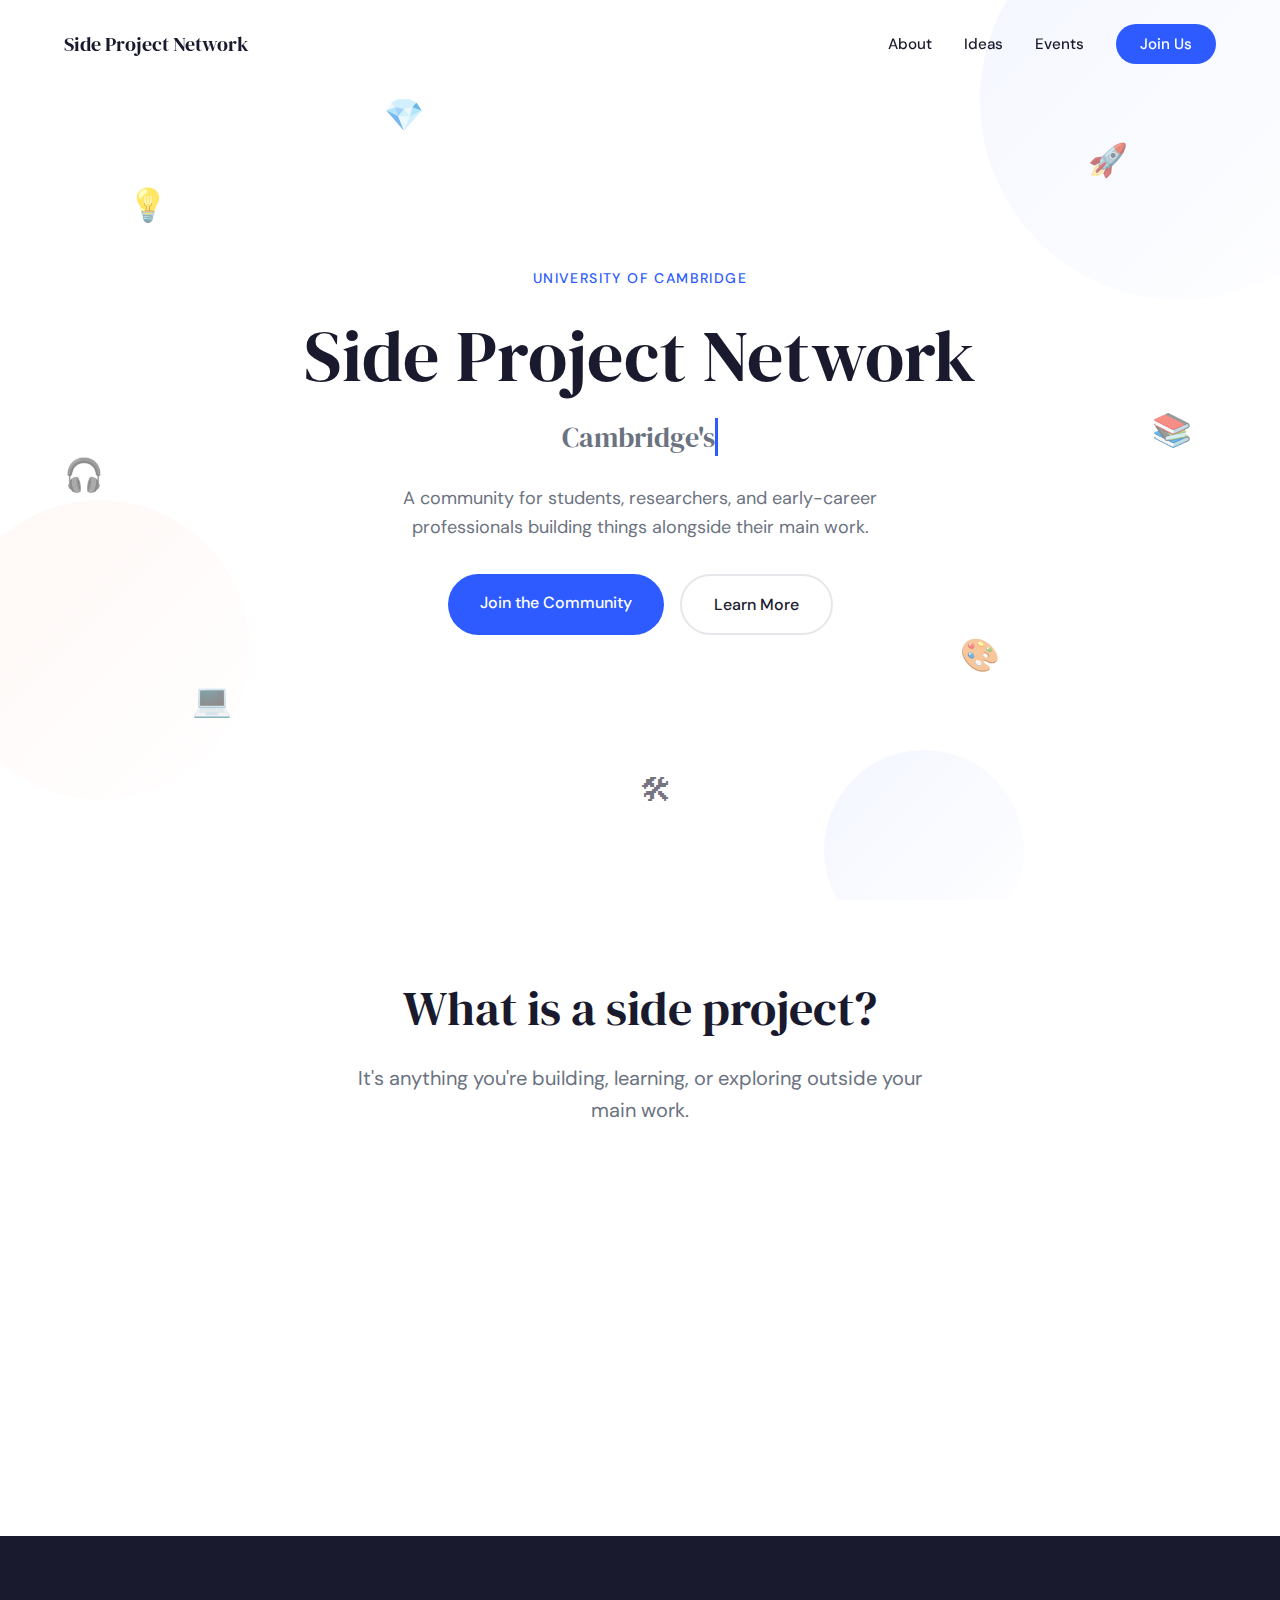
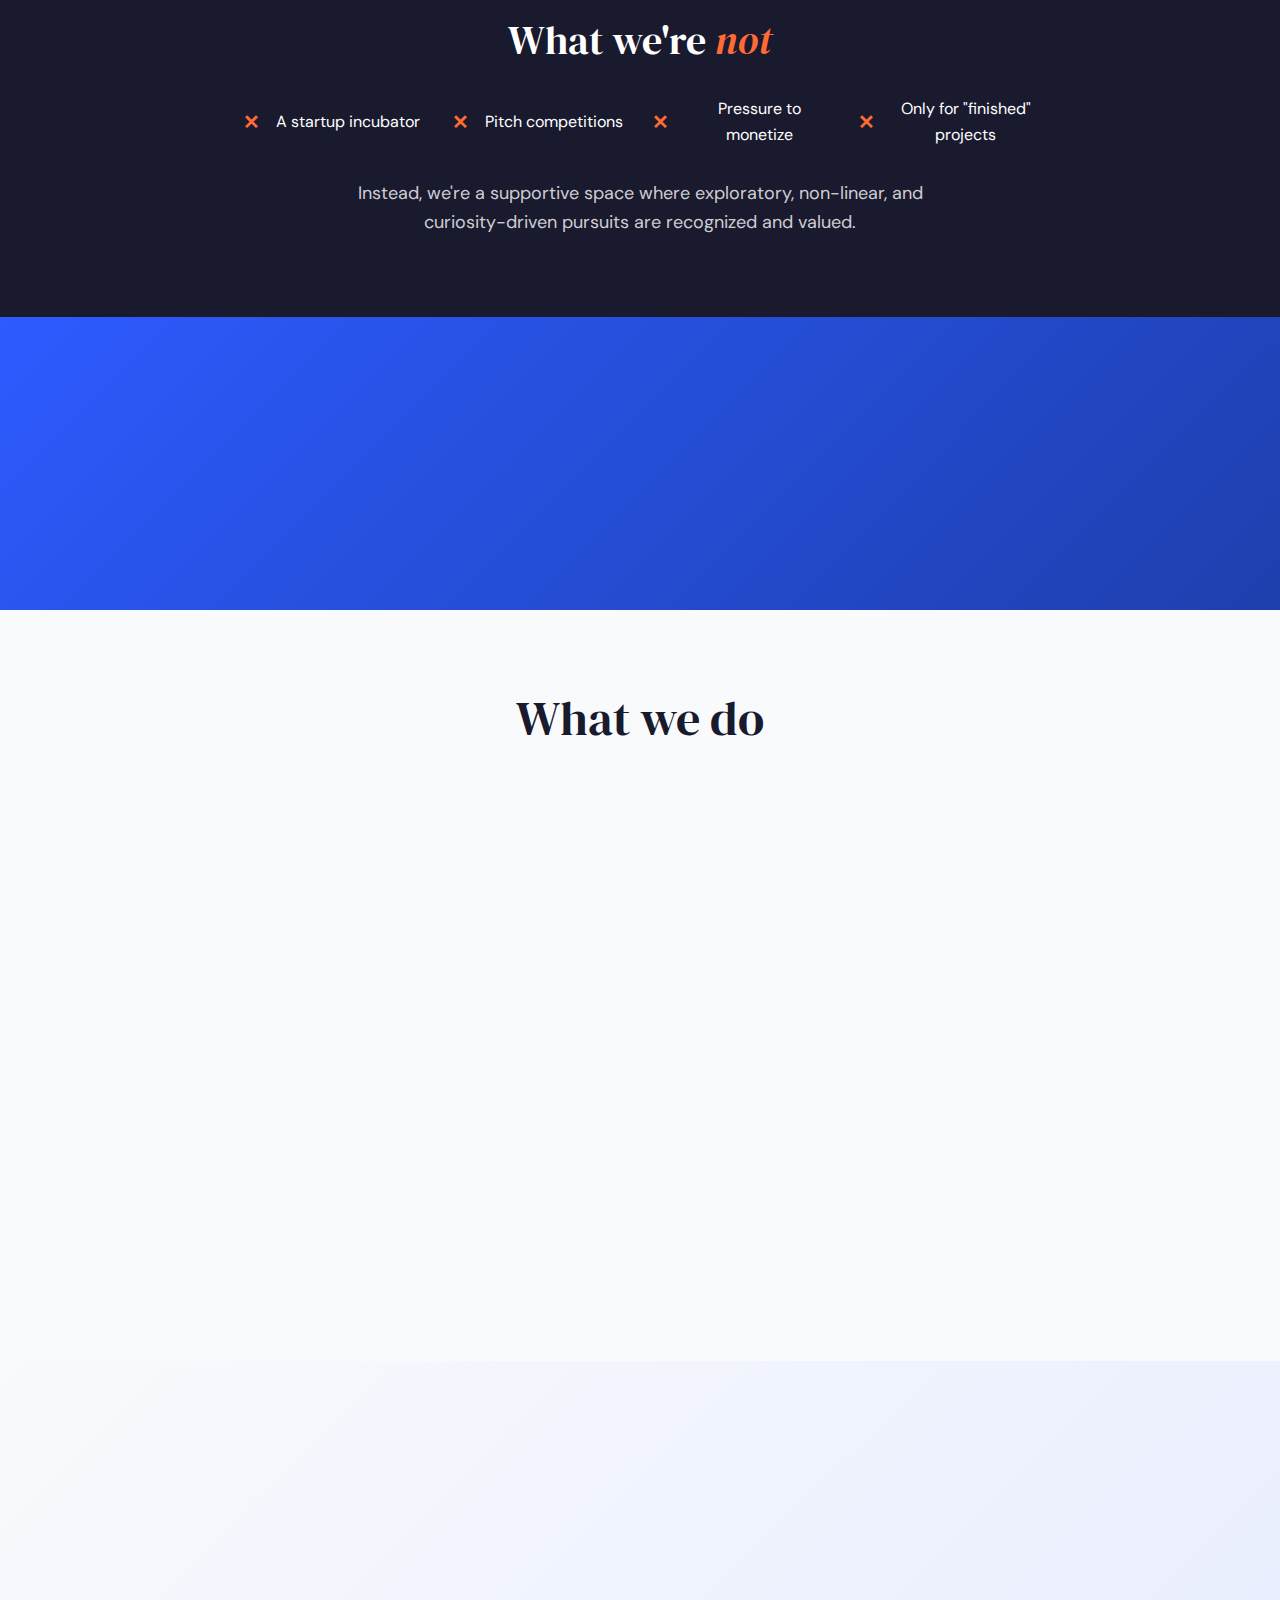
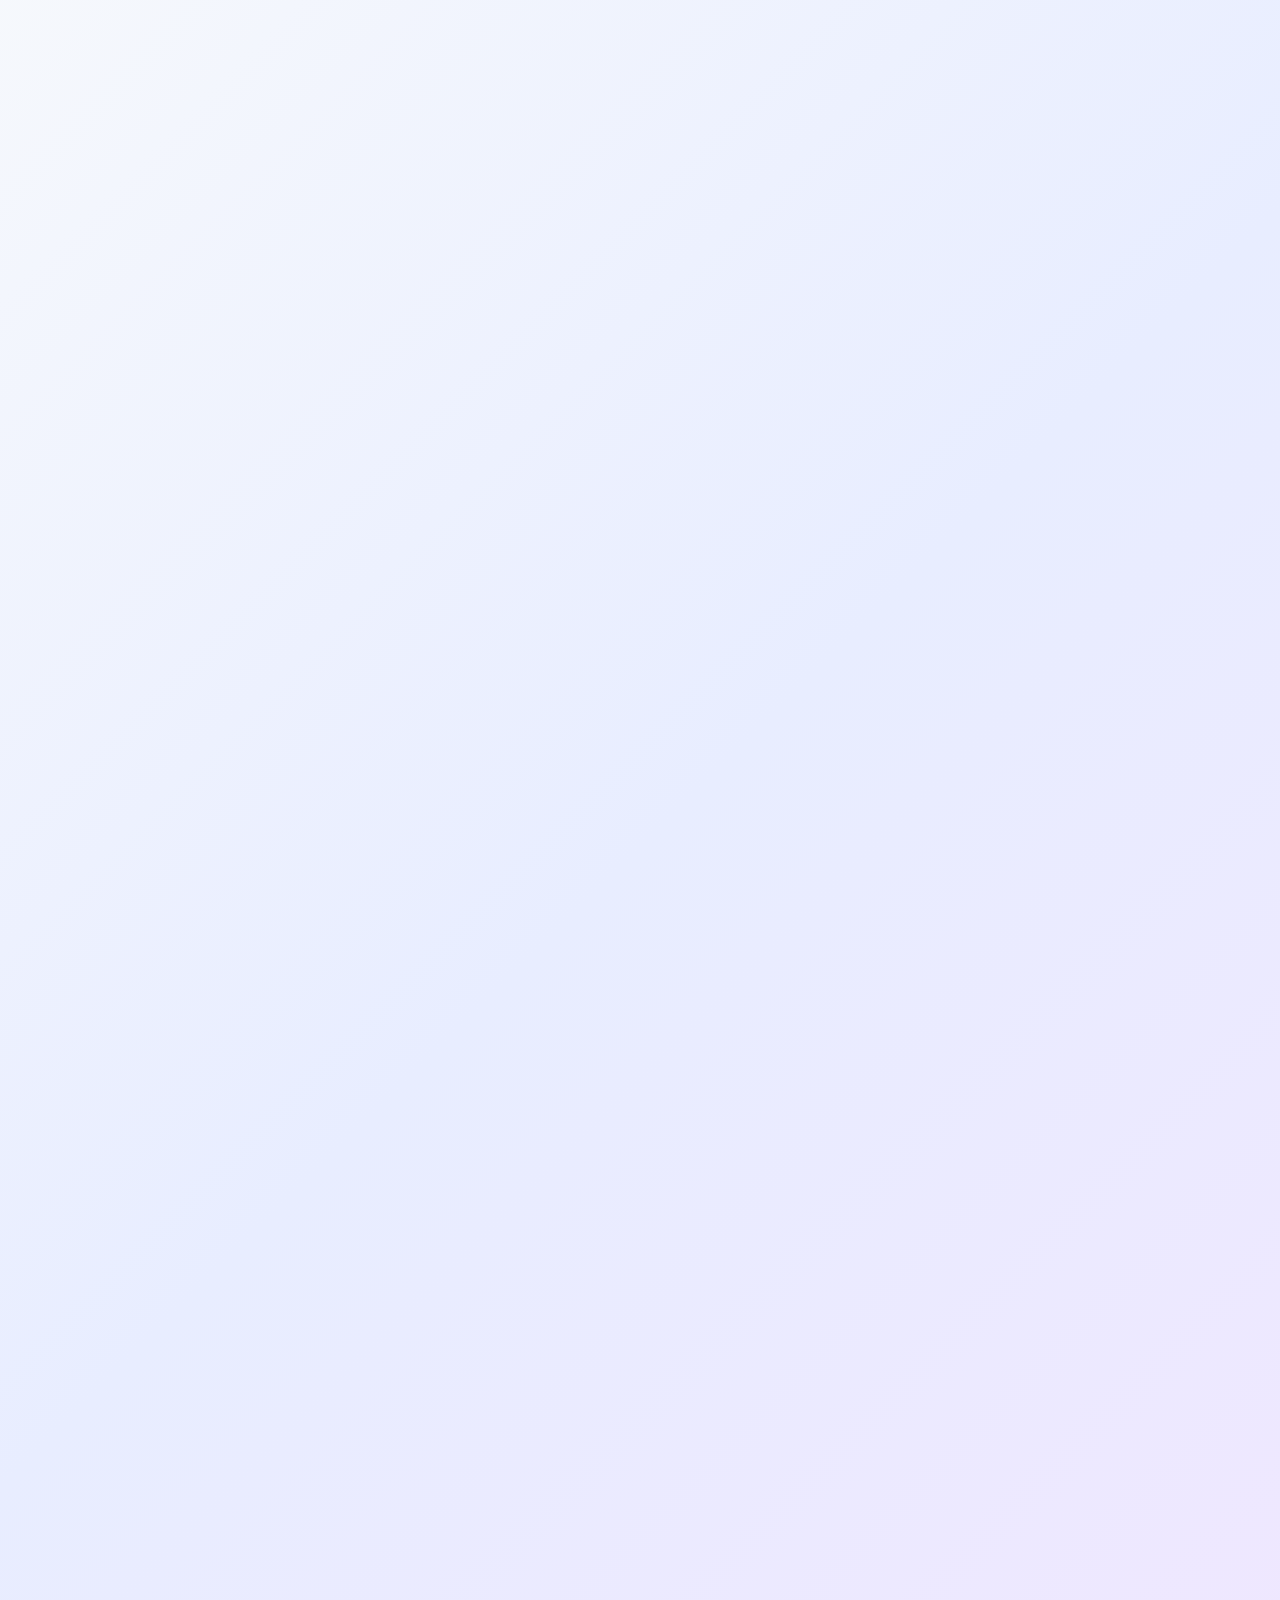
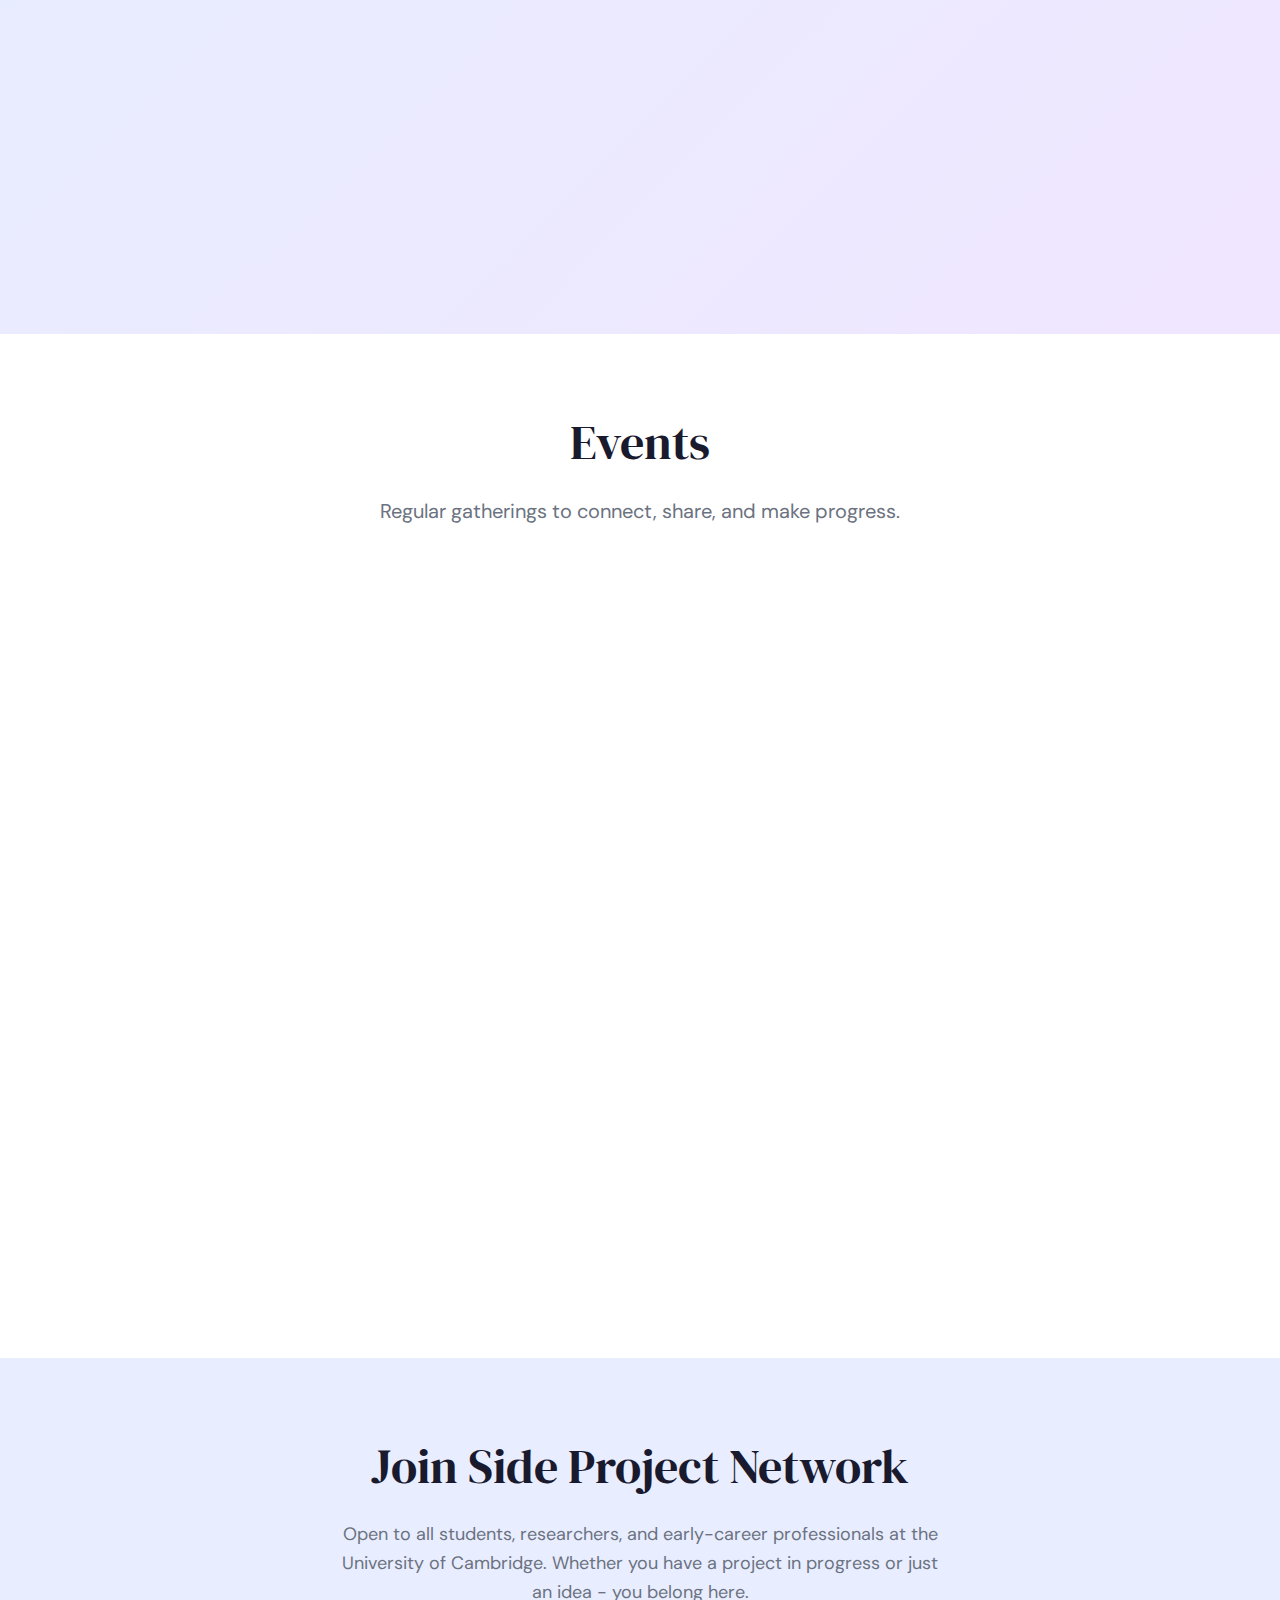
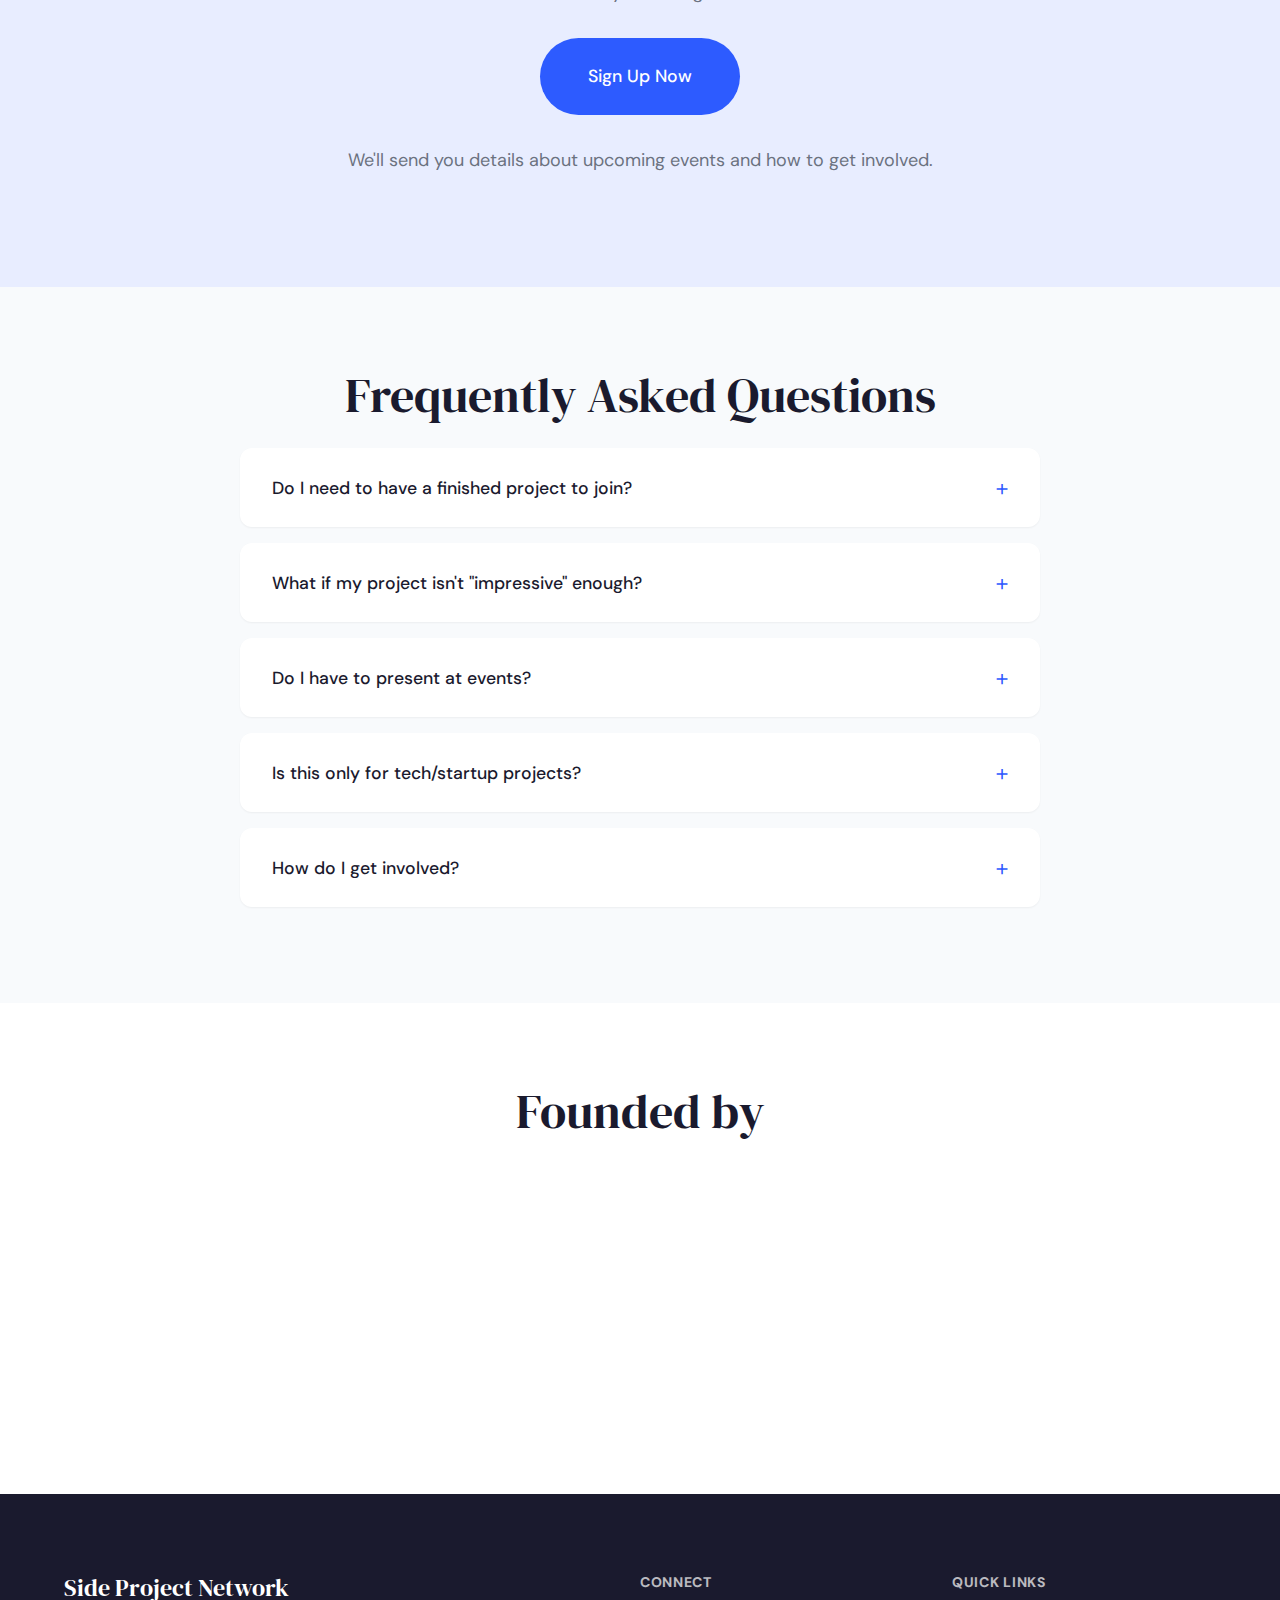
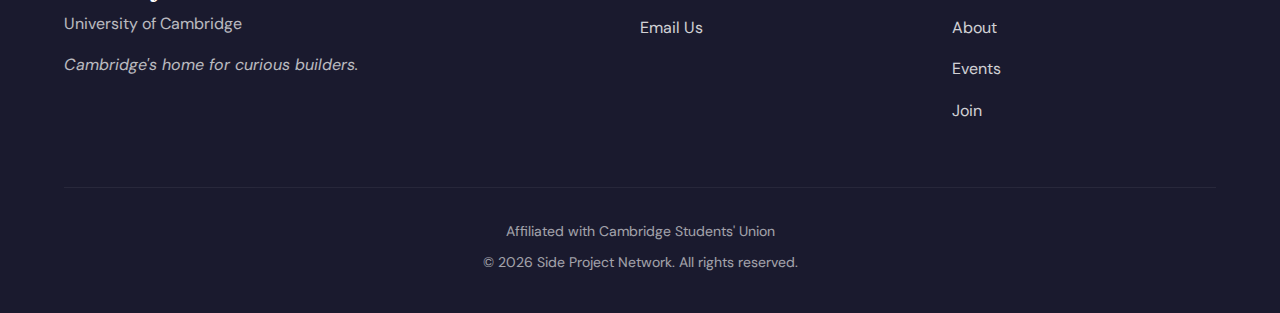
<file: index.html>
<!DOCTYPE html>
<html lang="en">
<head>
    <meta charset="UTF-8">
    <meta name="viewport" content="width=device-width, initial-scale=1.0">
    <title>Side Project Network | Cambridge</title>
    <meta name="description" content="Cambridge's community for students and researchers building things alongside their main work.">
    <link rel="stylesheet" href="styles.css">
    <link rel="preconnect" href="https://fonts.googleapis.com">
    <link rel="preconnect" href="https://fonts.gstatic.com" crossorigin>
    <link href="https://fonts.googleapis.com/css2?family=DM+Sans:wght@400;500;700&family=DM+Serif+Display&display=swap" rel="stylesheet">
</head>
<body>
    <!-- Navigation -->
    <nav class="nav">
        <div class="nav-container">
            <a href="#" class="nav-logo">Side Project Network</a>
            <div class="nav-links">
                <a href="#about">About</a>
                <a href="#ideas">Ideas</a>
                <a href="#events">Events</a>
                <a href="#join" class="nav-cta">Join Us</a>
            </div>
        </div>
    </nav>

    <!-- Hero Section -->
    <section class="hero">
        <div class="hero-content">
            <p class="hero-tag">University of Cambridge</p>
            <h1 class="hero-title">Side Project Network</h1>
            <p class="hero-subtitle">
                <span class="typewriter"></span>
            </p>
            <p class="hero-description">
                A community for students, researchers, and early-career professionals
                building things alongside their main work.
            </p>
            <div class="hero-cta">
                <a href="#join" class="btn btn-primary">Join the Community</a>
                <a href="#about" class="btn btn-secondary">Learn More</a>
            </div>
        </div>
        <div class="hero-visual">
            <div class="hero-shapes">
                <div class="shape shape-1"></div>
                <div class="shape shape-2"></div>
                <div class="shape shape-3"></div>
            </div>
            <!-- Floating Emojis -->
            <div class="floating-emojis">
                <span class="floating-emoji" style="--delay: 0s; --x: 10%; --y: 20%;">&#128161;</span>
                <span class="floating-emoji" style="--delay: 1s; --x: 85%; --y: 15%;">&#128640;</span>
                <span class="floating-emoji" style="--delay: 2s; --x: 75%; --y: 70%;">&#127912;</span>
                <span class="floating-emoji" style="--delay: 3s; --x: 15%; --y: 75%;">&#128187;</span>
                <span class="floating-emoji" style="--delay: 0.5s; --x: 90%; --y: 45%;">&#128218;</span>
                <span class="floating-emoji" style="--delay: 1.5s; --x: 5%; --y: 50%;">&#127911;</span>
                <span class="floating-emoji" style="--delay: 2.5s; --x: 50%; --y: 85%;">&#128736;</span>
                <span class="floating-emoji" style="--delay: 3.5s; --x: 30%; --y: 10%;">&#128142;</span>
            </div>
        </div>
    </section>

    <!-- About Section -->
    <section id="about" class="about">
        <div class="container">
            <h2 class="section-title">What is a side project?</h2>
            <p class="section-intro">
                It's anything you're building, learning, or exploring outside your main work.
            </p>

            <div class="about-grid">
                <div class="about-card">
                    <div class="about-icon">
                        <svg width="32" height="32" viewBox="0 0 24 24" fill="none" stroke="currentColor" stroke-width="2">
                            <path d="M12 19l7-7 3 3-7 7-3-3z"></path>
                            <path d="M18 13l-1.5-7.5L2 2l3.5 14.5L13 18l5-5z"></path>
                            <path d="M2 2l7.586 7.586"></path>
                            <circle cx="11" cy="11" r="2"></circle>
                        </svg>
                    </div>
                    <h3>Creative Work</h3>
                    <p>Writing a novel, making music, photography, art, podcasts, or any creative expression.</p>
                </div>

                <div class="about-card">
                    <div class="about-icon">
                        <svg width="32" height="32" viewBox="0 0 24 24" fill="none" stroke="currentColor" stroke-width="2">
                            <polyline points="16 18 22 12 16 6"></polyline>
                            <polyline points="8 6 2 12 8 18"></polyline>
                        </svg>
                    </div>
                    <h3>Tech & Building</h3>
                    <p>Apps, websites, tools, open source projects, or learning to code.</p>
                </div>

                <div class="about-card">
                    <div class="about-icon">
                        <svg width="32" height="32" viewBox="0 0 24 24" fill="none" stroke="currentColor" stroke-width="2">
                            <path d="M2 3h6a4 4 0 0 1 4 4v14a3 3 0 0 0-3-3H2z"></path>
                            <path d="M22 3h-6a4 4 0 0 0-4 4v14a3 3 0 0 1 3-3h7z"></path>
                        </svg>
                    </div>
                    <h3>Learning & Growth</h3>
                    <p>New skills, career exploration, languages, or diving deep into a new field.</p>
                </div>

                <div class="about-card">
                    <div class="about-icon">
                        <svg width="32" height="32" viewBox="0 0 24 24" fill="none" stroke="currentColor" stroke-width="2">
                            <circle cx="12" cy="12" r="10"></circle>
                            <path d="M8 14s1.5 2 4 2 4-2 4-2"></path>
                            <line x1="9" y1="9" x2="9.01" y2="9"></line>
                            <line x1="15" y1="9" x2="15.01" y2="9"></line>
                        </svg>
                    </div>
                    <h3>Just Exploring</h3>
                    <p>Ideas you're thinking about, hobbies you're pursuing, or paths you're considering.</p>
                </div>
            </div>
        </div>
    </section>

    <!-- What We're Not Section -->
    <section class="not-section">
        <div class="container">
            <div class="not-content">
                <h2>What we're <em>not</em></h2>
                <div class="not-grid">
                    <div class="not-item">
                        <span class="not-x">&#10005;</span>
                        <p>A startup incubator</p>
                    </div>
                    <div class="not-item">
                        <span class="not-x">&#10005;</span>
                        <p>Pitch competitions</p>
                    </div>
                    <div class="not-item">
                        <span class="not-x">&#10005;</span>
                        <p>Pressure to monetize</p>
                    </div>
                    <div class="not-item">
                        <span class="not-x">&#10005;</span>
                        <p>Only for "finished" projects</p>
                    </div>
                </div>
                <p class="not-instead">
                    Instead, we're a supportive space where exploratory, non-linear,
                    and curiosity-driven pursuits are recognized and valued.
                </p>
            </div>
        </div>
    </section>

    <!-- Animated Stats Section -->
    <section class="stats">
        <div class="container">
            <div class="stats-grid">
                <div class="stat-item animate-on-scroll">
                    <span class="stat-number" data-target="31">0</span>
                    <span class="stat-label">Cambridge Colleges</span>
                </div>
                <div class="stat-item animate-on-scroll">
                    <span class="stat-number" data-target="100">0</span><span class="stat-plus">+</span>
                    <span class="stat-label">Potential Members</span>
                </div>
                <div class="stat-item animate-on-scroll">
                    <span class="stat-number" data-target="24">0</span>
                    <span class="stat-label">Project Categories</span>
                </div>
                <div class="stat-item animate-on-scroll">
                    <span class="stat-infinity">&#8734;</span>
                    <span class="stat-label">Possibilities</span>
                </div>
            </div>
        </div>
    </section>

    <!-- Our Aims Section -->
    <section class="aims">
        <div class="container">
            <h2 class="section-title">What we do</h2>
            <div class="aims-grid">
                <div class="aim-item">
                    <span class="aim-number">01</span>
                    <h3>Foster a peer network</h3>
                    <p>Share experiences, challenges, and opportunities related to your side projects and alternative career interests.</p>
                </div>
                <div class="aim-item">
                    <span class="aim-number">02</span>
                    <h3>Offer workshops & meetups</h3>
                    <p>Talks, skill-sharing sessions, and informal gatherings that help you develop practical skills and confidence.</p>
                </div>
                <div class="aim-item">
                    <span class="aim-number">03</span>
                    <h3>Encourage collaboration</h3>
                    <p>Connect people across disciplines. Your next collaborator might be studying something completely different.</p>
                </div>
                <div class="aim-item">
                    <span class="aim-number">04</span>
                    <h3>Celebrate exploration</h3>
                    <p>Create a culture where curiosity-driven, non-linear paths are seen as valuable, not as distractions.</p>
                </div>
            </div>
        </div>
    </section>

    <!-- Project Ideas Section -->
    <section id="ideas" class="ideas">
        <div class="container">
            <h2 class="section-title animate-on-scroll">Project Ideas to Inspire You</h2>
            <p class="section-intro animate-on-scroll">
                Not sure where to start? Here are some high-quality side projects pursued by people like you.
            </p>

            <div class="ideas-grid">
                <!-- Creative Projects -->
                <div class="idea-category animate-on-scroll">
                    <span class="idea-count">4 ideas</span>
                    <div class="idea-header">
                        <div class="idea-icon creative">
                            <svg width="28" height="28" viewBox="0 0 24 24" fill="none" stroke="currentColor" stroke-width="2">
                                <polygon points="12 2 15.09 8.26 22 9.27 17 14.14 18.18 21.02 12 17.77 5.82 21.02 7 14.14 2 9.27 8.91 8.26 12 2"></polygon>
                            </svg>
                        </div>
                        <h3>Creative & Content</h3>
                    </div>
                    <ul class="idea-list">
                        <li>
                            <span class="idea-name">Academic Newsletter</span>
                            <span class="idea-desc">Translate your research into accessible weekly insights</span>
                        </li>
                        <li>
                            <span class="idea-name">Research Podcast</span>
                            <span class="idea-desc">Interview experts and explore ideas beyond your field</span>
                        </li>
                        <li>
                            <span class="idea-name">Science Illustration</span>
                            <span class="idea-desc">Visualize complex concepts through art and design</span>
                        </li>
                        <li>
                            <span class="idea-name">Documentary Project</span>
                            <span class="idea-desc">Tell stories through video about topics you care about</span>
                        </li>
                    </ul>
                </div>

                <!-- Tech Projects -->
                <div class="idea-category animate-on-scroll">
                    <span class="idea-count">4 ideas</span>
                    <div class="idea-header">
                        <div class="idea-icon tech">
                            <svg width="28" height="28" viewBox="0 0 24 24" fill="none" stroke="currentColor" stroke-width="2">
                                <rect x="2" y="3" width="20" height="14" rx="2" ry="2"></rect>
                                <line x1="8" y1="21" x2="16" y2="21"></line>
                                <line x1="12" y1="17" x2="12" y2="21"></line>
                            </svg>
                        </div>
                        <h3>Tech & Tools</h3>
                    </div>
                    <ul class="idea-list">
                        <li>
                            <span class="idea-name">Research Tool</span>
                            <span class="idea-desc">Build software that solves a problem in your field</span>
                        </li>
                        <li>
                            <span class="idea-name">Open Source Contribution</span>
                            <span class="idea-desc">Contribute to projects used by millions worldwide</span>
                        </li>
                        <li>
                            <span class="idea-name">Data Visualization</span>
                            <span class="idea-desc">Create interactive dashboards for public datasets</span>
                        </li>
                        <li>
                            <span class="idea-name">AI/ML Experiment</span>
                            <span class="idea-desc">Apply machine learning to an unconventional domain</span>
                        </li>
                    </ul>
                </div>

                <!-- Writing Projects -->
                <div class="idea-category animate-on-scroll">
                    <span class="idea-count">4 ideas</span>
                    <div class="idea-header">
                        <div class="idea-icon writing">
                            <svg width="28" height="28" viewBox="0 0 24 24" fill="none" stroke="currentColor" stroke-width="2">
                                <path d="M12 19l7-7 3 3-7 7-3-3z"></path>
                                <path d="M18 13l-1.5-7.5L2 2l3.5 14.5L13 18l5-5z"></path>
                            </svg>
                        </div>
                        <h3>Writing & Publishing</h3>
                    </div>
                    <ul class="idea-list">
                        <li>
                            <span class="idea-name">Non-Fiction Book</span>
                            <span class="idea-desc">Turn your expertise into a book for general audiences</span>
                        </li>
                        <li>
                            <span class="idea-name">Fiction Writing</span>
                            <span class="idea-desc">Craft short stories, novels, or screenplays</span>
                        </li>
                        <li>
                            <span class="idea-name">Blog/Substack</span>
                            <span class="idea-desc">Build an audience around ideas you care about</span>
                        </li>
                        <li>
                            <span class="idea-name">Zine or Magazine</span>
                            <span class="idea-desc">Curate and publish a niche independent publication</span>
                        </li>
                    </ul>
                </div>

                <!-- Learning Projects -->
                <div class="idea-category animate-on-scroll">
                    <span class="idea-count">4 ideas</span>
                    <div class="idea-header">
                        <div class="idea-icon learning">
                            <svg width="28" height="28" viewBox="0 0 24 24" fill="none" stroke="currentColor" stroke-width="2">
                                <path d="M2 3h6a4 4 0 0 1 4 4v14a3 3 0 0 0-3-3H2z"></path>
                                <path d="M22 3h-6a4 4 0 0 0-4 4v14a3 3 0 0 1 3-3h7z"></path>
                            </svg>
                        </div>
                        <h3>Learning & Skills</h3>
                    </div>
                    <ul class="idea-list">
                        <li>
                            <span class="idea-name">New Programming Language</span>
                            <span class="idea-desc">Learn Python, JavaScript, or Rust through projects</span>
                        </li>
                        <li>
                            <span class="idea-name">Design Skills</span>
                            <span class="idea-desc">Master UI/UX design, Figma, or graphic design</span>
                        </li>
                        <li>
                            <span class="idea-name">Language Learning</span>
                            <span class="idea-desc">Achieve fluency in a new language with immersion</span>
                        </li>
                        <li>
                            <span class="idea-name">Musical Instrument</span>
                            <span class="idea-desc">Learn piano, guitar, or produce electronic music</span>
                        </li>
                    </ul>
                </div>

                <!-- Community Projects -->
                <div class="idea-category animate-on-scroll">
                    <span class="idea-count">4 ideas</span>
                    <div class="idea-header">
                        <div class="idea-icon community">
                            <svg width="28" height="28" viewBox="0 0 24 24" fill="none" stroke="currentColor" stroke-width="2">
                                <path d="M17 21v-2a4 4 0 0 0-4-4H5a4 4 0 0 0-4 4v2"></path>
                                <circle cx="9" cy="7" r="4"></circle>
                                <path d="M23 21v-2a4 4 0 0 0-3-3.87"></path>
                                <path d="M16 3.13a4 4 0 0 1 0 7.75"></path>
                            </svg>
                        </div>
                        <h3>Community & Impact</h3>
                    </div>
                    <ul class="idea-list">
                        <li>
                            <span class="idea-name">Mentorship Program</span>
                            <span class="idea-desc">Connect students with industry professionals</span>
                        </li>
                        <li>
                            <span class="idea-name">Educational Content</span>
                            <span class="idea-desc">Create courses or tutorials in your area of expertise</span>
                        </li>
                        <li>
                            <span class="idea-name">Community Event Series</span>
                            <span class="idea-desc">Organize meetups around a topic you're passionate about</span>
                        </li>
                        <li>
                            <span class="idea-name">Social Enterprise</span>
                            <span class="idea-desc">Build a project that addresses a social challenge</span>
                        </li>
                    </ul>
                </div>

                <!-- Business Projects -->
                <div class="idea-category animate-on-scroll">
                    <span class="idea-count">4 ideas</span>
                    <div class="idea-header">
                        <div class="idea-icon business">
                            <svg width="28" height="28" viewBox="0 0 24 24" fill="none" stroke="currentColor" stroke-width="2">
                                <line x1="12" y1="1" x2="12" y2="23"></line>
                                <path d="M17 5H9.5a3.5 3.5 0 0 0 0 7h5a3.5 3.5 0 0 1 0 7H6"></path>
                            </svg>
                        </div>
                        <h3>Business & Ventures</h3>
                    </div>
                    <ul class="idea-list">
                        <li>
                            <span class="idea-name">Micro-SaaS</span>
                            <span class="idea-desc">Build a small software product for a niche market</span>
                        </li>
                        <li>
                            <span class="idea-name">Consulting Practice</span>
                            <span class="idea-desc">Offer expertise in your field to organizations</span>
                        </li>
                        <li>
                            <span class="idea-name">E-commerce Brand</span>
                            <span class="idea-desc">Launch a product line around something you love</span>
                        </li>
                        <li>
                            <span class="idea-name">Freelance Portfolio</span>
                            <span class="idea-desc">Build a client base for writing, design, or development</span>
                        </li>
                    </ul>
                </div>
            </div>

            <!-- Random Idea Generator -->
            <div class="idea-generator animate-on-scroll">
                <div class="generator-content">
                    <div class="generator-icon">
                        <svg width="32" height="32" viewBox="0 0 24 24" fill="none" stroke="currentColor" stroke-width="2">
                            <path d="M12 2v4M12 18v4M4.93 4.93l2.83 2.83M16.24 16.24l2.83 2.83M2 12h4M18 12h4M4.93 19.07l2.83-2.83M16.24 7.76l2.83-2.83"/>
                        </svg>
                    </div>
                    <h3>Need Inspiration?</h3>
                    <p class="generator-result" id="generatorResult">Click the button to get a random project idea!</p>
                    <button class="btn btn-primary generator-btn" id="generateBtn">
                        <span class="btn-icon">&#10022;</span> Generate Random Idea
                    </button>
                </div>
            </div>

            <div class="ideas-cta animate-on-scroll">
                <p>Have a different idea? Perfect. Side projects don't fit into boxes.</p>
                <a href="#join" class="btn btn-secondary">Share Your Project With Us</a>
            </div>
        </div>
    </section>

    <!-- Events Section -->
    <section id="events" class="events">
        <div class="container">
            <h2 class="section-title">Events</h2>
            <p class="section-intro">Regular gatherings to connect, share, and make progress.</p>

            <div class="events-grid">
                <div class="event-card event-featured">
                    <div class="event-badge">Next Event</div>
                    <h3>Side Project Social</h3>
                    <div class="event-details">
                        <p class="event-date">
                            <svg width="18" height="18" viewBox="0 0 24 24" fill="none" stroke="currentColor" stroke-width="2">
                                <rect x="3" y="4" width="18" height="18" rx="2" ry="2"></rect>
                                <line x1="16" y1="2" x2="16" y2="6"></line>
                                <line x1="8" y1="2" x2="8" y2="6"></line>
                                <line x1="3" y1="10" x2="21" y2="10"></line>
                            </svg>
                            Date TBA - Lent Term 2026
                        </p>
                        <p class="event-time">
                            <svg width="18" height="18" viewBox="0 0 24 24" fill="none" stroke="currentColor" stroke-width="2">
                                <circle cx="12" cy="12" r="10"></circle>
                                <polyline points="12 6 12 12 16 14"></polyline>
                            </svg>
                            7:00 PM - 8:30 PM
                        </p>
                        <p class="event-location">
                            <svg width="18" height="18" viewBox="0 0 24 24" fill="none" stroke="currentColor" stroke-width="2">
                                <path d="M21 10c0 7-9 13-9 13s-9-6-9-13a9 9 0 0 1 18 0z"></path>
                                <circle cx="12" cy="10" r="3"></circle>
                            </svg>
                            Darwin College MCR
                        </p>
                    </div>
                    <p class="event-description">
                        Casual gathering where everyone shares what they're working on.
                        No presentations required - just real conversation about your projects.
                    </p>
                    <a href="#join" class="btn btn-primary">Sign Up</a>
                </div>

                <div class="event-card">
                    <h3>Show & Tell Night</h3>
                    <p class="event-frequency">Monthly</p>
                    <p class="event-description">
                        3-4 members present their side projects (10 min each).
                        A chance to share your progress and get feedback.
                    </p>
                </div>

                <div class="event-card">
                    <h3>Skill Swap Sessions</h3>
                    <p class="event-frequency">Monthly</p>
                    <p class="event-description">
                        Learn from each other. Members teach skills they've picked up -
                        from no-code tools to creative techniques.
                    </p>
                </div>

                <div class="event-card">
                    <h3>Accountability Circles</h3>
                    <p class="event-frequency">Ongoing</p>
                    <p class="event-description">
                        Small groups that meet to set goals and check in on progress.
                        The support system side projects need.
                    </p>
                </div>
            </div>
        </div>
    </section>

    <!-- Join Section -->
    <section id="join" class="join">
        <div class="container">
            <div class="join-content">
                <h2>Join Side Project Network</h2>
                <p>
                    Open to all students, researchers, and early-career professionals
                    at the University of Cambridge. Whether you have a project in progress
                    or just an idea - you belong here.
                </p>
                <a href="signup.html" class="btn btn-primary btn-large">
                    Sign Up Now
                </a>
                <p class="join-note">
                    We'll send you details about upcoming events and how to get involved.
                </p>
            </div>
        </div>
    </section>

    <!-- FAQ Section -->
    <section class="faq">
        <div class="container">
            <h2 class="section-title">Frequently Asked Questions</h2>
            <div class="faq-list">
                <div class="faq-item">
                    <button class="faq-question">
                        <span>Do I need to have a finished project to join?</span>
                        <span class="faq-icon">+</span>
                    </button>
                    <div class="faq-answer">
                        <p>Not at all! We welcome everyone at any stage - whether you have a vague idea, just started something, or are deep into a project. The point is to support each other's journeys, wherever they begin.</p>
                    </div>
                </div>
                <div class="faq-item">
                    <button class="faq-question">
                        <span>What if my project isn't "impressive" enough?</span>
                        <span class="faq-icon">+</span>
                    </button>
                    <div class="faq-answer">
                        <p>There's no such thing! We celebrate curiosity, not achievement. Learning to knit, writing poems in your Notes app, or finally organizing your photo library - these all count. If it matters to you, it belongs here.</p>
                    </div>
                </div>
                <div class="faq-item">
                    <button class="faq-question">
                        <span>Do I have to present at events?</span>
                        <span class="faq-icon">+</span>
                    </button>
                    <div class="faq-answer">
                        <p>Never required! Our socials are casual conversations. If you'd like to share at a Show & Tell, that's optional and always in a supportive environment. Come as a listener, a sharer, or both.</p>
                    </div>
                </div>
                <div class="faq-item">
                    <button class="faq-question">
                        <span>Is this only for tech/startup projects?</span>
                        <span class="faq-icon">+</span>
                    </button>
                    <div class="faq-answer">
                        <p>Definitely not! We're intentionally broad. Creative projects, learning goals, hobbies, career exploration, community initiatives - anything you're doing alongside your main work counts as a side project.</p>
                    </div>
                </div>
                <div class="faq-item">
                    <button class="faq-question">
                        <span>How do I get involved?</span>
                        <span class="faq-icon">+</span>
                    </button>
                    <div class="faq-answer">
                        <p>Just sign up! We'll add you to our mailing list and invite you to upcoming events. Show up to a social, join an accountability circle, or just lurk until you're ready. There's no pressure.</p>
                    </div>
                </div>
            </div>
        </div>
    </section>

    <!-- Founders Section -->
    <section class="founders">
        <div class="container">
            <h2 class="section-title">Founded by</h2>
            <div class="founders-grid">
                <div class="founder-card">
                    <div class="founder-avatar">MQ</div>
                    <h3>Mengqi Qiu</h3>
                    <p>PhD, Land Economy</p>
                    <p class="founder-college">Darwin College</p>
                </div>
                <div class="founder-card">
                    <div class="founder-avatar">BC</div>
                    <h3>Ben Chester Cheong</h3>
                    <p>PhD, Land Economy</p>
                    <p class="founder-college">Hughes Hall</p>
                </div>
            </div>
        </div>
    </section>

    <!-- Footer -->
    <footer class="footer">
        <div class="container">
            <div class="footer-content">
                <div class="footer-brand">
                    <h3>Side Project Network</h3>
                    <p>University of Cambridge</p>
                    <p class="footer-tagline">Cambridge's home for curious builders.</p>
                </div>
                <div class="footer-links">
                    <h4>Connect</h4>
                    <a href="mailto:sideprojectcambridge@gmail.com">Email Us</a>
                </div>
                <div class="footer-links">
                    <h4>Quick Links</h4>
                    <a href="#about">About</a>
                    <a href="#events">Events</a>
                    <a href="#join">Join</a>
                </div>
            </div>
            <div class="footer-bottom">
                <p>Affiliated with Cambridge Students' Union</p>
                <p>&copy; 2026 Side Project Network. All rights reserved.</p>
            </div>
        </div>
    </footer>

    <!-- Smooth scroll & animations script -->
    <script>
        // Smooth scroll for anchor links
        document.querySelectorAll('a[href^="#"]').forEach(anchor => {
            anchor.addEventListener('click', function (e) {
                e.preventDefault();
                const target = document.querySelector(this.getAttribute('href'));
                if (target) {
                    target.scrollIntoView({
                        behavior: 'smooth',
                        block: 'start'
                    });
                }
            });
        });

        // Navbar scroll effect
        window.addEventListener('scroll', function() {
            const nav = document.querySelector('.nav');
            if (window.scrollY > 50) {
                nav.classList.add('nav-scrolled');
            } else {
                nav.classList.remove('nav-scrolled');
            }
        });

        // Scroll-triggered animations using Intersection Observer
        const observerOptions = {
            root: null,
            rootMargin: '0px',
            threshold: 0.1
        };

        const observer = new IntersectionObserver((entries) => {
            entries.forEach((entry, index) => {
                if (entry.isIntersecting) {
                    // Add staggered delay based on element position
                    const delay = index * 100;
                    setTimeout(() => {
                        entry.target.classList.add('animate-visible');
                    }, delay);
                    observer.unobserve(entry.target);
                }
            });
        }, observerOptions);

        // Observe all elements with animate-on-scroll class
        document.querySelectorAll('.animate-on-scroll').forEach(el => {
            observer.observe(el);
        });

        // Also animate cards and other elements
        document.querySelectorAll('.about-card, .aim-item, .event-card, .founder-card').forEach(el => {
            el.classList.add('animate-on-scroll');
            observer.observe(el);
        });

        // ===== TYPEWRITER EFFECT =====
        const typewriterPhrases = [
            "Cambridge's home for curious builders",
            "Where side projects come to life",
            "Build something alongside your studies",
            "Explore, create, connect",
            "Your ideas deserve attention"
        ];
        let phraseIndex = 0;
        let charIndex = 0;
        let isDeleting = false;
        const typewriterElement = document.querySelector('.typewriter');

        function typeWriter() {
            const currentPhrase = typewriterPhrases[phraseIndex];

            if (isDeleting) {
                typewriterElement.textContent = currentPhrase.substring(0, charIndex - 1);
                charIndex--;
            } else {
                typewriterElement.textContent = currentPhrase.substring(0, charIndex + 1);
                charIndex++;
            }

            let typeSpeed = isDeleting ? 30 : 80;

            if (!isDeleting && charIndex === currentPhrase.length) {
                typeSpeed = 2000; // Pause at end
                isDeleting = true;
            } else if (isDeleting && charIndex === 0) {
                isDeleting = false;
                phraseIndex = (phraseIndex + 1) % typewriterPhrases.length;
                typeSpeed = 500;
            }

            setTimeout(typeWriter, typeSpeed);
        }
        typeWriter();

        // ===== COUNTER ANIMATION =====
        const counterObserver = new IntersectionObserver((entries) => {
            entries.forEach(entry => {
                if (entry.isIntersecting) {
                    const statNumbers = entry.target.querySelectorAll('.stat-number');
                    statNumbers.forEach(num => {
                        const target = parseInt(num.getAttribute('data-target'));
                        const duration = 2000;
                        const step = target / (duration / 16);
                        let current = 0;

                        const updateCounter = () => {
                            current += step;
                            if (current < target) {
                                num.textContent = Math.floor(current);
                                requestAnimationFrame(updateCounter);
                            } else {
                                num.textContent = target;
                            }
                        };
                        updateCounter();
                    });
                    counterObserver.unobserve(entry.target);
                }
            });
        }, { threshold: 0.5 });

        const statsSection = document.querySelector('.stats');
        if (statsSection) counterObserver.observe(statsSection);

        // ===== RANDOM IDEA GENERATOR =====
        const projectIdeas = [
            "Start a podcast interviewing fellow PhD students about their research journeys",
            "Build a simple app that solves a problem in your daily academic life",
            "Write a blog post explaining your research to a 12-year-old",
            "Create an Instagram account documenting your learning process",
            "Design a zine about a topic you're passionate about",
            "Learn to code by building a personal website",
            "Start a newsletter sharing interesting papers in your field",
            "Create YouTube tutorials about your area of expertise",
            "Build a community around a niche interest",
            "Write fiction inspired by concepts from your research",
            "Start a book club focused on non-fiction in your field",
            "Create a data visualization of something you find interesting",
            "Design merchandise for a cause you care about",
            "Build a browser extension that improves your workflow",
            "Record an audiobook of public domain works",
            "Create a course teaching something you've mastered",
            "Start a side consulting practice in your area of expertise",
            "Build a tool that automates a tedious task",
            "Write a children's book explaining complex concepts",
            "Create a photography project documenting Cambridge life"
        ];

        const generateBtn = document.getElementById('generateBtn');
        const generatorResult = document.getElementById('generatorResult');

        if (generateBtn) {
            generateBtn.addEventListener('click', function() {
                this.classList.add('spinning');
                generatorResult.classList.add('fade-out');

                setTimeout(() => {
                    const randomIdea = projectIdeas[Math.floor(Math.random() * projectIdeas.length)];
                    generatorResult.textContent = randomIdea;
                    generatorResult.classList.remove('fade-out');
                    generatorResult.classList.add('fade-in');
                    this.classList.remove('spinning');

                    setTimeout(() => {
                        generatorResult.classList.remove('fade-in');
                    }, 300);
                }, 300);
            });
        }

        // ===== FAQ ACCORDION =====
        document.querySelectorAll('.faq-question').forEach(button => {
            button.addEventListener('click', () => {
                const faqItem = button.parentElement;
                const isOpen = faqItem.classList.contains('active');

                // Close all FAQ items
                document.querySelectorAll('.faq-item').forEach(item => {
                    item.classList.remove('active');
                });

                // Open clicked item if it wasn't already open
                if (!isOpen) {
                    faqItem.classList.add('active');
                }
            });
        });

        // ===== CONFETTI ON JOIN BUTTON HOVER =====
        const joinBtn = document.querySelector('.join .btn-primary');
        if (joinBtn) {
            joinBtn.addEventListener('mouseenter', function() {
                this.classList.add('celebrate');
            });
            joinBtn.addEventListener('mouseleave', function() {
                this.classList.remove('celebrate');
            });
        }
    </script>
</body>
</html>
</file>
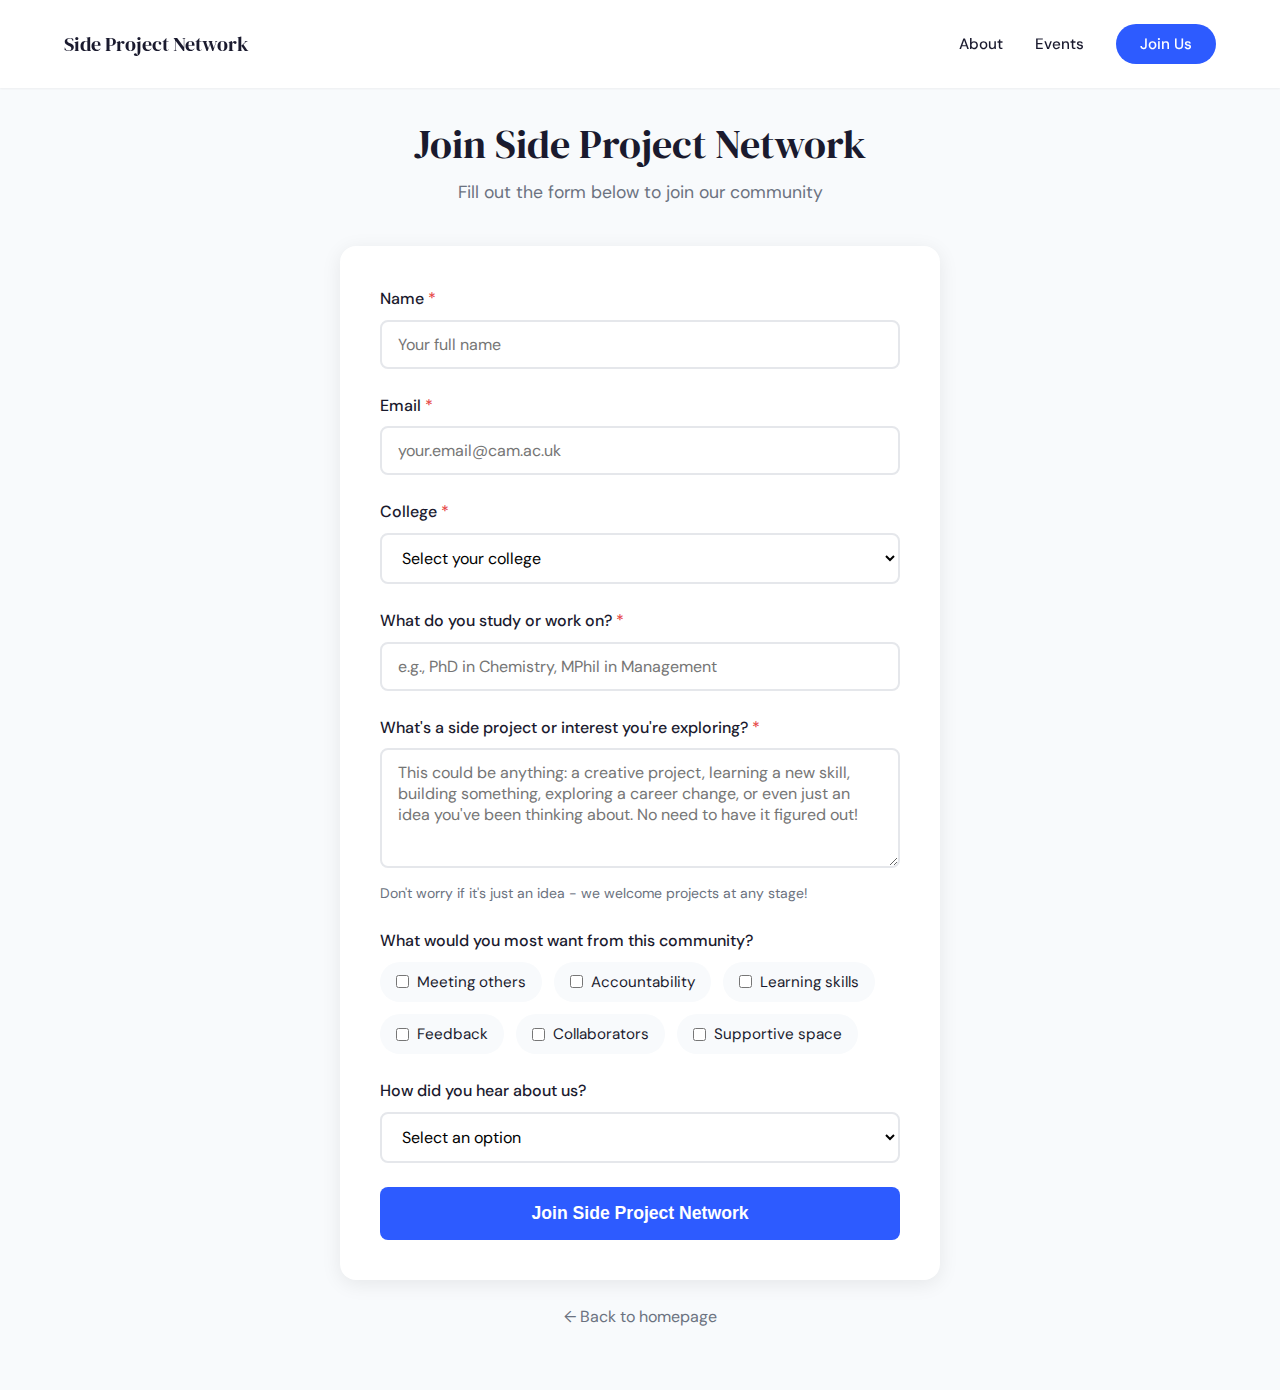
<file: signup.html>
<!DOCTYPE html>
<html lang="en">
<head>
    <meta charset="UTF-8">
    <meta name="viewport" content="width=device-width, initial-scale=1.0">
    <title>Join Side Project Network | Cambridge</title>
    <meta name="description" content="Sign up to join Side Project Network at Cambridge.">
    <link rel="stylesheet" href="styles.css">
    <link rel="preconnect" href="https://fonts.googleapis.com">
    <link rel="preconnect" href="https://fonts.gstatic.com" crossorigin>
    <link href="https://fonts.googleapis.com/css2?family=DM+Sans:wght@400;500;700&family=DM+Serif+Display&display=swap" rel="stylesheet">
    <style>
        .signup-page {
            min-height: 100vh;
            padding: 120px 20px 60px;
            background: var(--color-background-alt);
        }
        .signup-container {
            max-width: 600px;
            margin: 0 auto;
        }
        .signup-header {
            text-align: center;
            margin-bottom: 40px;
        }
        .signup-header h1 {
            font-size: 2.5rem;
            margin-bottom: 10px;
        }
        .signup-header p {
            color: var(--color-text-light);
            font-size: 1.1rem;
        }
        .signup-form {
            background: white;
            padding: 40px;
            border-radius: 16px;
            box-shadow: 0 4px 20px rgba(0,0,0,0.08);
        }
        .form-group {
            margin-bottom: 24px;
        }
        .form-group label {
            display: block;
            font-weight: 500;
            margin-bottom: 8px;
            color: var(--color-text);
        }
        .form-group .required {
            color: #e53e3e;
        }
        .form-group input,
        .form-group select,
        .form-group textarea {
            width: 100%;
            padding: 12px 16px;
            font-size: 1rem;
            font-family: var(--font-sans);
            border: 2px solid var(--color-border);
            border-radius: 8px;
            transition: border-color 0.2s;
            background: white;
        }
        .form-group input:focus,
        .form-group select:focus,
        .form-group textarea:focus {
            outline: none;
            border-color: var(--color-primary);
        }
        .form-group textarea {
            min-height: 120px;
            resize: vertical;
        }
        .form-group .helper-text {
            font-size: 0.875rem;
            color: var(--color-text-light);
            margin-top: 6px;
        }
        .checkbox-group {
            display: flex;
            flex-wrap: wrap;
            gap: 12px;
            margin-top: 8px;
        }
        .checkbox-item {
            display: flex;
            align-items: center;
            gap: 8px;
            padding: 8px 16px;
            background: var(--color-background-alt);
            border-radius: 20px;
            cursor: pointer;
            transition: all 0.2s;
        }
        .checkbox-item:hover {
            background: var(--color-primary-light);
        }
        .checkbox-item input {
            width: auto;
            cursor: pointer;
        }
        .checkbox-item label {
            margin: 0;
            font-weight: 400;
            font-size: 0.95rem;
            cursor: pointer;
        }
        .submit-btn {
            width: 100%;
            padding: 16px;
            font-size: 1.1rem;
            font-weight: 600;
            background: var(--color-primary);
            color: white;
            border: none;
            border-radius: 8px;
            cursor: pointer;
            transition: all 0.2s;
        }
        .submit-btn:hover {
            background: var(--color-primary-dark);
            transform: translateY(-2px);
        }
        .back-link {
            display: block;
            text-align: center;
            margin-top: 24px;
            color: var(--color-text-light);
        }
        .back-link:hover {
            color: var(--color-primary);
        }
        .success-message {
            text-align: center;
            padding: 60px 40px;
            display: none;
        }
        .success-message.show {
            display: block;
        }
        .success-message h2 {
            color: #38a169;
            margin-bottom: 16px;
        }
        .signup-form.hidden {
            display: none;
        }
    </style>
</head>
<body>
    <!-- Navigation -->
    <nav class="nav nav-scrolled">
        <div class="nav-container">
            <a href="index.html" class="nav-logo">Side Project Network</a>
            <div class="nav-links">
                <a href="index.html#about">About</a>
                <a href="index.html#events">Events</a>
                <a href="signup.html" class="nav-cta">Join Us</a>
            </div>
        </div>
    </nav>

    <section class="signup-page">
        <div class="signup-container">
            <div class="signup-header">
                <h1>Join Side Project Network</h1>
                <p>Fill out the form below to join our community</p>
            </div>

            <div class="signup-form" id="signupForm">
                <form id="actualForm">
                    <div class="form-group">
                        <label>Name <span class="required">*</span></label>
                        <input type="text" name="name" required placeholder="Your full name">
                    </div>

                    <div class="form-group">
                        <label>Email <span class="required">*</span></label>
                        <input type="email" name="email" required placeholder="your.email@cam.ac.uk">
                    </div>

                    <div class="form-group">
                        <label>College <span class="required">*</span></label>
                        <select name="college" required>
                            <option value="">Select your college</option>
                            <option value="Christ's">Christ's</option>
                            <option value="Churchill">Churchill</option>
                            <option value="Clare">Clare</option>
                            <option value="Clare Hall">Clare Hall</option>
                            <option value="Corpus Christi">Corpus Christi</option>
                            <option value="Darwin">Darwin</option>
                            <option value="Downing">Downing</option>
                            <option value="Emmanuel">Emmanuel</option>
                            <option value="Fitzwilliam">Fitzwilliam</option>
                            <option value="Girton">Girton</option>
                            <option value="Gonville & Caius">Gonville & Caius</option>
                            <option value="Homerton">Homerton</option>
                            <option value="Hughes Hall">Hughes Hall</option>
                            <option value="Jesus">Jesus</option>
                            <option value="King's">King's</option>
                            <option value="Lucy Cavendish">Lucy Cavendish</option>
                            <option value="Magdalene">Magdalene</option>
                            <option value="Murray Edwards">Murray Edwards</option>
                            <option value="Newnham">Newnham</option>
                            <option value="Pembroke">Pembroke</option>
                            <option value="Peterhouse">Peterhouse</option>
                            <option value="Queens'">Queens'</option>
                            <option value="Robinson">Robinson</option>
                            <option value="Selwyn">Selwyn</option>
                            <option value="Sidney Sussex">Sidney Sussex</option>
                            <option value="St Catharine's">St Catharine's</option>
                            <option value="St Edmund's">St Edmund's</option>
                            <option value="St John's">St John's</option>
                            <option value="Trinity">Trinity</option>
                            <option value="Trinity Hall">Trinity Hall</option>
                            <option value="Wolfson">Wolfson</option>
                            <option value="Other">Other / Non-collegiate</option>
                        </select>
                    </div>

                    <div class="form-group">
                        <label>What do you study or work on? <span class="required">*</span></label>
                        <input type="text" name="study" required placeholder="e.g., PhD in Chemistry, MPhil in Management">
                    </div>

                    <div class="form-group">
                        <label>What's a side project or interest you're exploring? <span class="required">*</span></label>
                        <textarea name="project" required placeholder="This could be anything: a creative project, learning a new skill, building something, exploring a career change, or even just an idea you've been thinking about. No need to have it figured out!"></textarea>
                        <p class="helper-text">Don't worry if it's just an idea - we welcome projects at any stage!</p>
                    </div>

                    <div class="form-group">
                        <label>What would you most want from this community?</label>
                        <div class="checkbox-group">
                            <div class="checkbox-item">
                                <input type="checkbox" id="want1" name="wants" value="Meeting others">
                                <label for="want1">Meeting others</label>
                            </div>
                            <div class="checkbox-item">
                                <input type="checkbox" id="want2" name="wants" value="Accountability">
                                <label for="want2">Accountability</label>
                            </div>
                            <div class="checkbox-item">
                                <input type="checkbox" id="want3" name="wants" value="Learning skills">
                                <label for="want3">Learning skills</label>
                            </div>
                            <div class="checkbox-item">
                                <input type="checkbox" id="want4" name="wants" value="Feedback">
                                <label for="want4">Feedback</label>
                            </div>
                            <div class="checkbox-item">
                                <input type="checkbox" id="want5" name="wants" value="Finding collaborators">
                                <label for="want5">Collaborators</label>
                            </div>
                            <div class="checkbox-item">
                                <input type="checkbox" id="want6" name="wants" value="Supportive space">
                                <label for="want6">Supportive space</label>
                            </div>
                        </div>
                    </div>

                    <div class="form-group">
                        <label>How did you hear about us?</label>
                        <select name="referral">
                            <option value="">Select an option</option>
                            <option value="Friend">Friend / word of mouth</option>
                            <option value="Instagram">Instagram</option>
                            <option value="College MCR">College MCR group</option>
                            <option value="Department">Department mailing list</option>
                            <option value="Poster">Poster / flyer</option>
                            <option value="Website">Website</option>
                            <option value="Other">Other</option>
                        </select>
                    </div>

                    <button type="submit" class="submit-btn">Join Side Project Network</button>
                </form>
            </div>

            <div class="signup-form success-message" id="successMessage">
                <h2>You're in!</h2>
                <p>Thanks for signing up for Side Project Network.</p>
                <p>We'll be in touch with details about our next event.</p>
                <a href="index.html" class="btn btn-primary" style="margin-top: 24px;">Back to Home</a>
            </div>

            <a href="index.html" class="back-link">&larr; Back to homepage</a>
        </div>
    </section>

    <script>
        // Handle form submission
        document.getElementById('actualForm').addEventListener('submit', function(e) {
            e.preventDefault();

            const form = e.target;
            const submitBtn = form.querySelector('.submit-btn');

            // Collect checkbox values
            const wantsCheckboxes = form.querySelectorAll('input[name="wants"]:checked');
            const wantsValues = Array.from(wantsCheckboxes).map(cb => cb.value).join(', ');

            // Build JSON payload
            const data = {
                name: form.querySelector('input[name="name"]').value,
                email: form.querySelector('input[name="email"]').value,
                college: form.querySelector('select[name="college"]').value,
                study: form.querySelector('input[name="study"]').value,
                project: form.querySelector('textarea[name="project"]').value,
                wants: wantsValues,
                referral: form.querySelector('select[name="referral"]').value
            };

            submitBtn.textContent = 'Submitting...';
            submitBtn.disabled = true;

            fetch('https://script.google.com/macros/s/AKfycbzPhhjj_CGbkn8i4b94-ePIpAGTmgDUQyfJWE3hJxyd_SLTmhrD91JBTEU4_y_znkOL_A/exec', {
                method: 'POST',
                mode: 'no-cors',
                headers: {
                    'Content-Type': 'application/json'
                },
                body: JSON.stringify(data)
            }).then(() => {
                document.getElementById('signupForm').classList.add('hidden');
                document.getElementById('successMessage').classList.add('show');
                window.scrollTo({ top: 0, behavior: 'smooth' });
            }).catch(error => {
                submitBtn.textContent = 'Join Side Project Network';
                submitBtn.disabled = false;
                alert('Oops! There was a problem. Please try again or email us directly at sideprojectcambridge@gmail.com');
            });
        });
    </script>
</body>
</html>
</file>
<file: styles.css>
/* ===== CSS Variables ===== */
:root {
    --color-primary: #2D5BFF;
    --color-primary-dark: #1E3FAD;
    --color-primary-light: #E8EDFF;
    --color-accent: #FF6B35;
    --color-text: #1A1A2E;
    --color-text-light: #6B7280;
    --color-background: #FFFFFF;
    --color-background-alt: #F8FAFC;
    --color-border: #E5E7EB;

    --font-serif: 'DM Serif Display', Georgia, serif;
    --font-sans: 'DM Sans', -apple-system, BlinkMacSystemFont, sans-serif;

    --spacing-xs: 0.5rem;
    --spacing-sm: 1rem;
    --spacing-md: 1.5rem;
    --spacing-lg: 2rem;
    --spacing-xl: 3rem;
    --spacing-2xl: 5rem;

    --radius-sm: 8px;
    --radius-md: 12px;
    --radius-lg: 20px;
    --radius-full: 9999px;

    --shadow-sm: 0 1px 2px rgba(0, 0, 0, 0.05);
    --shadow-md: 0 4px 6px -1px rgba(0, 0, 0, 0.1);
    --shadow-lg: 0 10px 15px -3px rgba(0, 0, 0, 0.1);
    --shadow-xl: 0 20px 25px -5px rgba(0, 0, 0, 0.1);

    --transition: all 0.3s ease;
}

/* ===== Reset & Base ===== */
*, *::before, *::after {
    box-sizing: border-box;
    margin: 0;
    padding: 0;
}

html {
    scroll-behavior: smooth;
}

body {
    font-family: var(--font-sans);
    font-size: 16px;
    line-height: 1.6;
    color: var(--color-text);
    background-color: var(--color-background);
}

h1, h2, h3, h4 {
    font-family: var(--font-serif);
    font-weight: 400;
    line-height: 1.2;
}

a {
    color: inherit;
    text-decoration: none;
}

img {
    max-width: 100%;
    height: auto;
}

/* ===== Container ===== */
.container {
    max-width: 1200px;
    margin: 0 auto;
    padding: 0 var(--spacing-md);
}

/* ===== Navigation ===== */
.nav {
    position: fixed;
    top: 0;
    left: 0;
    right: 0;
    z-index: 1000;
    padding: var(--spacing-md) 0;
    transition: var(--transition);
}

.nav-scrolled {
    background: rgba(255, 255, 255, 0.95);
    backdrop-filter: blur(10px);
    box-shadow: var(--shadow-sm);
}

.nav-container {
    max-width: 1200px;
    margin: 0 auto;
    padding: 0 var(--spacing-md);
    display: flex;
    justify-content: space-between;
    align-items: center;
}

.nav-logo {
    font-family: var(--font-serif);
    font-size: 1.25rem;
    font-weight: 400;
    color: var(--color-text);
}

.nav-links {
    display: flex;
    align-items: center;
    gap: var(--spacing-lg);
}

.nav-links a {
    font-size: 0.95rem;
    font-weight: 500;
    color: var(--color-text);
    transition: var(--transition);
}

.nav-links a:hover {
    color: var(--color-primary);
}

.nav-cta {
    background: var(--color-primary);
    color: white !important;
    padding: var(--spacing-xs) var(--spacing-md);
    border-radius: var(--radius-full);
}

.nav-cta:hover {
    background: var(--color-primary-dark) !important;
    color: white !important;
}

/* ===== Buttons ===== */
.btn {
    display: inline-block;
    padding: var(--spacing-sm) var(--spacing-lg);
    font-size: 1rem;
    font-weight: 500;
    border-radius: var(--radius-full);
    transition: var(--transition);
    cursor: pointer;
    border: none;
}

.btn-primary {
    background: var(--color-primary);
    color: white;
}

.btn-primary:hover {
    background: var(--color-primary-dark);
    transform: translateY(-2px);
    box-shadow: var(--shadow-md);
}

.btn-secondary {
    background: transparent;
    color: var(--color-text);
    border: 2px solid var(--color-border);
}

.btn-secondary:hover {
    border-color: var(--color-primary);
    color: var(--color-primary);
}

.btn-large {
    padding: var(--spacing-md) var(--spacing-xl);
    font-size: 1.1rem;
}

/* ===== Hero Section ===== */
.hero {
    min-height: 100vh;
    display: flex;
    align-items: center;
    padding: var(--spacing-2xl) var(--spacing-md);
    position: relative;
    overflow: hidden;
}

.hero-content {
    max-width: 700px;
    margin: 0 auto;
    text-align: center;
    position: relative;
    z-index: 1;
}

.hero-tag {
    display: inline-block;
    font-size: 0.875rem;
    font-weight: 500;
    text-transform: uppercase;
    letter-spacing: 0.1em;
    color: var(--color-primary);
    margin-bottom: var(--spacing-md);
}

.hero-title {
    font-size: clamp(2.5rem, 8vw, 4.5rem);
    margin-bottom: var(--spacing-sm);
    color: var(--color-text);
}

.hero-subtitle {
    font-family: var(--font-serif);
    font-size: clamp(1.25rem, 3vw, 1.75rem);
    color: var(--color-text-light);
    margin-bottom: var(--spacing-md);
}

.hero-description {
    font-size: 1.125rem;
    color: var(--color-text-light);
    max-width: 550px;
    margin: 0 auto var(--spacing-lg);
}

.hero-cta {
    display: flex;
    gap: var(--spacing-sm);
    justify-content: center;
    flex-wrap: wrap;
}

/* Hero background shapes */
.hero-visual {
    position: absolute;
    top: 0;
    left: 0;
    right: 0;
    bottom: 0;
    z-index: 0;
    overflow: hidden;
}

.hero-shapes {
    position: relative;
    width: 100%;
    height: 100%;
}

.shape {
    position: absolute;
    border-radius: 50%;
    opacity: 0.5;
}

.shape-1 {
    width: 400px;
    height: 400px;
    background: linear-gradient(135deg, var(--color-primary-light), transparent);
    top: -100px;
    right: -100px;
}

.shape-2 {
    width: 300px;
    height: 300px;
    background: linear-gradient(135deg, #FFF0EB, transparent);
    bottom: 100px;
    left: -50px;
}

.shape-3 {
    width: 200px;
    height: 200px;
    background: linear-gradient(135deg, #E8EDFF, transparent);
    bottom: -50px;
    right: 20%;
}

/* ===== Section Styles ===== */
.section-title {
    font-size: clamp(2rem, 5vw, 3rem);
    text-align: center;
    margin-bottom: var(--spacing-md);
}

.section-intro {
    font-size: 1.25rem;
    color: var(--color-text-light);
    text-align: center;
    max-width: 600px;
    margin: 0 auto var(--spacing-xl);
}

/* ===== About Section ===== */
.about {
    padding: var(--spacing-2xl) 0;
    background: var(--color-background);
}

.about-grid {
    display: grid;
    grid-template-columns: repeat(auto-fit, minmax(250px, 1fr));
    gap: var(--spacing-lg);
}

.about-card {
    padding: var(--spacing-lg);
    background: var(--color-background-alt);
    border-radius: var(--radius-md);
    transition: var(--transition);
}

.about-card:hover {
    transform: translateY(-4px);
    box-shadow: var(--shadow-lg);
}

.about-icon {
    width: 60px;
    height: 60px;
    display: flex;
    align-items: center;
    justify-content: center;
    background: var(--color-primary-light);
    color: var(--color-primary);
    border-radius: var(--radius-md);
    margin-bottom: var(--spacing-md);
}

.about-card h3 {
    font-size: 1.25rem;
    margin-bottom: var(--spacing-xs);
}

.about-card p {
    color: var(--color-text-light);
}

/* ===== Not Section ===== */
.not-section {
    padding: var(--spacing-2xl) 0;
    background: var(--color-text);
    color: white;
}

.not-content {
    max-width: 800px;
    margin: 0 auto;
    text-align: center;
}

.not-content h2 {
    font-size: clamp(2rem, 5vw, 2.5rem);
    margin-bottom: var(--spacing-lg);
}

.not-content em {
    color: var(--color-accent);
}

.not-grid {
    display: grid;
    grid-template-columns: repeat(auto-fit, minmax(180px, 1fr));
    gap: var(--spacing-md);
    margin-bottom: var(--spacing-lg);
}

.not-item {
    display: flex;
    align-items: center;
    gap: var(--spacing-sm);
    justify-content: center;
}

.not-x {
    color: var(--color-accent);
    font-size: 1.25rem;
    font-weight: 700;
}

.not-instead {
    font-size: 1.125rem;
    color: rgba(255, 255, 255, 0.8);
    max-width: 600px;
    margin: 0 auto;
}

/* ===== Aims Section ===== */
.aims {
    padding: var(--spacing-2xl) 0;
    background: var(--color-background-alt);
}

.aims-grid {
    display: grid;
    grid-template-columns: repeat(auto-fit, minmax(280px, 1fr));
    gap: var(--spacing-lg);
}

.aim-item {
    padding: var(--spacing-lg);
}

.aim-number {
    display: inline-block;
    font-size: 0.875rem;
    font-weight: 700;
    color: var(--color-primary);
    margin-bottom: var(--spacing-sm);
}

.aim-item h3 {
    font-size: 1.5rem;
    margin-bottom: var(--spacing-sm);
}

.aim-item p {
    color: var(--color-text-light);
}

/* ===== Project Ideas Section ===== */
.ideas {
    padding: var(--spacing-2xl) 0;
    background: linear-gradient(135deg, #f8fafc 0%, #e8edff 50%, #f0e6ff 100%);
    position: relative;
    overflow: hidden;
}

.ideas::before {
    content: '';
    position: absolute;
    top: -50%;
    right: -20%;
    width: 600px;
    height: 600px;
    background: radial-gradient(circle, rgba(45, 91, 255, 0.08) 0%, transparent 70%);
    border-radius: 50%;
    pointer-events: none;
}

.ideas::after {
    content: '';
    position: absolute;
    bottom: -30%;
    left: -10%;
    width: 400px;
    height: 400px;
    background: radial-gradient(circle, rgba(255, 107, 53, 0.06) 0%, transparent 70%);
    border-radius: 50%;
    pointer-events: none;
}

.ideas .container {
    position: relative;
    z-index: 1;
}

.ideas-grid {
    display: grid;
    grid-template-columns: repeat(3, 1fr);
    gap: var(--spacing-lg);
    margin-bottom: var(--spacing-xl);
}

.idea-category {
    background: white;
    border-radius: var(--radius-lg);
    padding: 0;
    box-shadow: 0 4px 20px rgba(0, 0, 0, 0.06);
    transition: all 0.4s cubic-bezier(0.175, 0.885, 0.32, 1.275);
    border: 1px solid rgba(255, 255, 255, 0.8);
    overflow: hidden;
    position: relative;
}

.idea-category::before {
    content: '';
    position: absolute;
    top: 0;
    left: 0;
    right: 0;
    height: 4px;
    opacity: 0;
    transition: opacity 0.3s ease;
}

.idea-category:nth-child(1)::before { background: linear-gradient(90deg, #FF6B6B, #FFE66D); }
.idea-category:nth-child(2)::before { background: linear-gradient(90deg, #4FACFE, #00F2FE); }
.idea-category:nth-child(3)::before { background: linear-gradient(90deg, #667EEA, #764BA2); }
.idea-category:nth-child(4)::before { background: linear-gradient(90deg, #11998E, #38EF7D); }
.idea-category:nth-child(5)::before { background: linear-gradient(90deg, #F093FB, #F5576C); }
.idea-category:nth-child(6)::before { background: linear-gradient(90deg, #FFB347, #FFCC33); }

.idea-category:hover {
    transform: translateY(-12px) scale(1.02);
    box-shadow: 0 20px 40px rgba(0, 0, 0, 0.12);
}

.idea-category:hover::before {
    opacity: 1;
}

.idea-header {
    display: flex;
    align-items: center;
    gap: var(--spacing-md);
    padding: var(--spacing-lg);
    padding-bottom: var(--spacing-md);
    background: linear-gradient(180deg, rgba(248, 250, 252, 0.8) 0%, transparent 100%);
}

.idea-icon {
    width: 56px;
    height: 56px;
    border-radius: 16px;
    display: flex;
    align-items: center;
    justify-content: center;
    flex-shrink: 0;
    box-shadow: 0 8px 16px rgba(0, 0, 0, 0.15);
    position: relative;
}

.idea-icon::after {
    content: '';
    position: absolute;
    inset: -3px;
    border-radius: 19px;
    background: inherit;
    opacity: 0.3;
    filter: blur(8px);
    z-index: -1;
}

.idea-icon.creative {
    background: linear-gradient(135deg, #FF6B6B, #FFE66D);
    color: white;
}

.idea-icon.tech {
    background: linear-gradient(135deg, #4FACFE, #00F2FE);
    color: white;
}

.idea-icon.writing {
    background: linear-gradient(135deg, #667EEA, #764BA2);
    color: white;
}

.idea-icon.learning {
    background: linear-gradient(135deg, #11998E, #38EF7D);
    color: white;
}

.idea-icon.community {
    background: linear-gradient(135deg, #F093FB, #F5576C);
    color: white;
}

.idea-icon.business {
    background: linear-gradient(135deg, #FFB347, #FFCC33);
    color: white;
}

.idea-header h3 {
    font-size: 1.3rem;
    margin: 0;
    color: var(--color-text);
    font-weight: 500;
}

.idea-list {
    list-style: none;
    padding: 0 var(--spacing-lg) var(--spacing-lg);
    margin: 0;
}

.idea-list li {
    padding: var(--spacing-sm) var(--spacing-md);
    margin: 0 calc(-1 * var(--spacing-md));
    border-radius: var(--radius-md);
    transition: all 0.3s ease;
    cursor: pointer;
    position: relative;
    border-left: 3px solid transparent;
}

.idea-list li:hover {
    background: linear-gradient(90deg, rgba(45, 91, 255, 0.06) 0%, rgba(45, 91, 255, 0.02) 100%);
    border-left-color: var(--color-primary);
    transform: translateX(4px);
}

.idea-list li::after {
    content: '';
    position: absolute;
    right: var(--spacing-sm);
    top: 50%;
    transform: translateY(-50%) translateX(-5px);
    opacity: 0;
    transition: all 0.3s ease;
    width: 20px;
    height: 20px;
    background: url("data:image/svg+xml,%3Csvg xmlns='http://www.w3.org/2000/svg' width='20' height='20' viewBox='0 0 24 24' fill='none' stroke='%232D5BFF' stroke-width='2' stroke-linecap='round' stroke-linejoin='round'%3E%3Cpath d='M5 12h14'%3E%3C/path%3E%3Cpath d='M12 5l7 7-7 7'%3E%3C/path%3E%3C/svg%3E") no-repeat center;
}

.idea-list li:hover::after {
    opacity: 1;
    transform: translateY(-50%) translateX(0);
}

.idea-name {
    display: block;
    font-weight: 600;
    color: var(--color-text);
    margin-bottom: 4px;
    font-size: 0.95rem;
    transition: color 0.3s ease;
}

.idea-list li:hover .idea-name {
    color: var(--color-primary);
}

.idea-desc {
    display: block;
    font-size: 0.85rem;
    color: var(--color-text-light);
    line-height: 1.5;
    padding-right: 24px;
}

.ideas-cta {
    text-align: center;
    padding: var(--spacing-xl);
    background: white;
    border-radius: var(--radius-lg);
    box-shadow: 0 4px 20px rgba(0, 0, 0, 0.06);
    position: relative;
    overflow: hidden;
}

.ideas-cta::before {
    content: '';
    position: absolute;
    top: 0;
    left: 0;
    right: 0;
    bottom: 0;
    background: linear-gradient(135deg, rgba(45, 91, 255, 0.02) 0%, rgba(255, 107, 53, 0.02) 100%);
    pointer-events: none;
}

.ideas-cta p {
    font-size: 1.2rem;
    color: var(--color-text);
    margin-bottom: var(--spacing-md);
    position: relative;
    font-weight: 500;
}

.ideas-cta .btn {
    position: relative;
}

/* Fancy hover effect for category count badge */
.idea-category .idea-count {
    position: absolute;
    top: var(--spacing-md);
    right: var(--spacing-md);
    background: var(--color-background-alt);
    color: var(--color-text-light);
    font-size: 0.75rem;
    font-weight: 600;
    padding: 4px 10px;
    border-radius: var(--radius-full);
    opacity: 0;
    transform: translateY(-10px);
    transition: all 0.3s ease;
}

.idea-category:hover .idea-count {
    opacity: 1;
    transform: translateY(0);
}

/* Ideas section responsive */
@media (max-width: 1024px) {
    .ideas-grid {
        grid-template-columns: repeat(2, 1fr);
    }

    .idea-category:hover {
        transform: translateY(-8px) scale(1.01);
    }
}

@media (max-width: 768px) {
    .ideas-grid {
        grid-template-columns: 1fr;
    }

    .idea-category {
        max-width: 400px;
        margin: 0 auto;
    }

    .idea-list li::after {
        display: none;
    }

    .idea-list li:hover {
        transform: none;
    }
}

/* ===== Events Section ===== */
.events {
    padding: var(--spacing-2xl) 0;
    background: var(--color-background);
}

.events-grid {
    display: grid;
    grid-template-columns: repeat(auto-fit, minmax(280px, 1fr));
    gap: var(--spacing-lg);
}

.event-card {
    padding: var(--spacing-lg);
    background: var(--color-background-alt);
    border-radius: var(--radius-md);
    border: 1px solid var(--color-border);
    transition: var(--transition);
}

.event-card:hover {
    border-color: var(--color-primary);
}

.event-featured {
    grid-column: span 2;
    background: linear-gradient(135deg, var(--color-primary), var(--color-primary-dark));
    color: white;
    border: none;
}

.event-featured:hover {
    transform: translateY(-4px);
    box-shadow: var(--shadow-xl);
}

.event-badge {
    display: inline-block;
    font-size: 0.75rem;
    font-weight: 700;
    text-transform: uppercase;
    letter-spacing: 0.05em;
    background: rgba(255, 255, 255, 0.2);
    padding: var(--spacing-xs) var(--spacing-sm);
    border-radius: var(--radius-full);
    margin-bottom: var(--spacing-md);
}

.event-card h3 {
    font-size: 1.5rem;
    margin-bottom: var(--spacing-sm);
}

.event-details {
    margin-bottom: var(--spacing-md);
}

.event-details p {
    display: flex;
    align-items: center;
    gap: var(--spacing-xs);
    margin-bottom: var(--spacing-xs);
    font-size: 0.95rem;
}

.event-featured .event-details p {
    opacity: 0.9;
}

.event-frequency {
    font-size: 0.875rem;
    color: var(--color-primary);
    font-weight: 500;
    margin-bottom: var(--spacing-sm);
}

.event-description {
    color: var(--color-text-light);
    margin-bottom: var(--spacing-md);
}

.event-featured .event-description {
    color: rgba(255, 255, 255, 0.9);
}

.event-featured .btn-primary {
    background: white;
    color: var(--color-primary);
}

.event-featured .btn-primary:hover {
    background: var(--color-background-alt);
}

/* ===== Join Section ===== */
.join {
    padding: var(--spacing-2xl) 0;
    background: var(--color-primary-light);
}

.join-content {
    max-width: 600px;
    margin: 0 auto;
    text-align: center;
}

.join-content h2 {
    font-size: clamp(2rem, 5vw, 3rem);
    margin-bottom: var(--spacing-md);
}

.join-content > p {
    font-size: 1.125rem;
    color: var(--color-text-light);
    margin-bottom: var(--spacing-lg);
}

.join-note {
    font-size: 0.875rem;
    color: var(--color-text-light);
    margin-top: var(--spacing-md);
}

/* ===== Founders Section ===== */
.founders {
    padding: var(--spacing-2xl) 0;
    background: var(--color-background);
}

.founders-grid {
    display: flex;
    justify-content: center;
    gap: var(--spacing-xl);
    flex-wrap: wrap;
}

.founder-card {
    text-align: center;
    padding: var(--spacing-lg);
}

.founder-avatar {
    width: 80px;
    height: 80px;
    background: var(--color-primary);
    color: white;
    border-radius: 50%;
    display: flex;
    align-items: center;
    justify-content: center;
    font-family: var(--font-serif);
    font-size: 1.5rem;
    margin: 0 auto var(--spacing-md);
}

.founder-card h3 {
    font-size: 1.25rem;
    margin-bottom: var(--spacing-xs);
}

.founder-card p {
    color: var(--color-text-light);
    font-size: 0.95rem;
}

.founder-college {
    color: var(--color-primary) !important;
    font-weight: 500;
}

/* ===== Footer ===== */
.footer {
    padding: var(--spacing-2xl) 0 var(--spacing-lg);
    background: var(--color-text);
    color: white;
}

.footer-content {
    display: grid;
    grid-template-columns: 2fr 1fr 1fr;
    gap: var(--spacing-xl);
    margin-bottom: var(--spacing-xl);
}

.footer-brand h3 {
    font-size: 1.5rem;
    margin-bottom: var(--spacing-xs);
}

.footer-brand p {
    opacity: 0.7;
}

.footer-tagline {
    margin-top: var(--spacing-sm);
    font-style: italic;
}

.footer-links h4 {
    font-family: var(--font-sans);
    font-size: 0.875rem;
    font-weight: 700;
    text-transform: uppercase;
    letter-spacing: 0.05em;
    margin-bottom: var(--spacing-md);
    opacity: 0.7;
}

.footer-links a {
    display: block;
    margin-bottom: var(--spacing-sm);
    opacity: 0.8;
    transition: var(--transition);
}

.footer-links a:hover {
    opacity: 1;
    color: var(--color-primary-light);
}

.footer-bottom {
    padding-top: var(--spacing-lg);
    border-top: 1px solid rgba(255, 255, 255, 0.1);
    text-align: center;
    font-size: 0.875rem;
    opacity: 0.6;
}

.footer-bottom p {
    margin-bottom: var(--spacing-xs);
}

/* ===== Responsive Design ===== */
@media (max-width: 768px) {
    .nav-links {
        display: none;
    }

    .hero {
        padding-top: 100px;
    }

    .hero-cta {
        flex-direction: column;
        align-items: center;
    }

    .event-featured {
        grid-column: span 1;
    }

    .footer-content {
        grid-template-columns: 1fr;
        text-align: center;
    }

    .not-grid {
        grid-template-columns: 1fr 1fr;
    }
}

@media (max-width: 480px) {
    .not-grid {
        grid-template-columns: 1fr;
    }

    .about-grid,
    .aims-grid,
    .events-grid {
        grid-template-columns: 1fr;
    }
}

/* ===== Animations ===== */
@keyframes fadeInUp {
    from {
        opacity: 0;
        transform: translateY(30px);
    }
    to {
        opacity: 1;
        transform: translateY(0);
    }
}

@keyframes fadeInLeft {
    from {
        opacity: 0;
        transform: translateX(-30px);
    }
    to {
        opacity: 1;
        transform: translateX(0);
    }
}

@keyframes fadeInRight {
    from {
        opacity: 0;
        transform: translateX(30px);
    }
    to {
        opacity: 1;
        transform: translateX(0);
    }
}

@keyframes scaleIn {
    from {
        opacity: 0;
        transform: scale(0.9);
    }
    to {
        opacity: 1;
        transform: scale(1);
    }
}

@keyframes float {
    0%, 100% {
        transform: translateY(0);
    }
    50% {
        transform: translateY(-10px);
    }
}

@keyframes pulse {
    0%, 100% {
        opacity: 1;
    }
    50% {
        opacity: 0.7;
    }
}

@keyframes shimmer {
    0% {
        background-position: -200% 0;
    }
    100% {
        background-position: 200% 0;
    }
}

.hero-content {
    animation: fadeInUp 0.8s ease-out;
}

/* Hero shapes floating animation */
.shape-1 {
    animation: float 6s ease-in-out infinite;
}

.shape-2 {
    animation: float 8s ease-in-out infinite;
    animation-delay: -2s;
}

.shape-3 {
    animation: float 7s ease-in-out infinite;
    animation-delay: -4s;
}

/* Scroll-triggered animations */
.animate-on-scroll {
    opacity: 0;
    transform: translateY(30px);
    transition: opacity 0.6s ease-out, transform 0.6s ease-out;
}

.animate-on-scroll.animate-visible {
    opacity: 1;
    transform: translateY(0);
}

/* Staggered animation delays for grid items */
.about-card:nth-child(1) { transition-delay: 0.1s; }
.about-card:nth-child(2) { transition-delay: 0.2s; }
.about-card:nth-child(3) { transition-delay: 0.3s; }
.about-card:nth-child(4) { transition-delay: 0.4s; }

.aim-item:nth-child(1) { transition-delay: 0.1s; }
.aim-item:nth-child(2) { transition-delay: 0.2s; }
.aim-item:nth-child(3) { transition-delay: 0.3s; }
.aim-item:nth-child(4) { transition-delay: 0.4s; }

.idea-category:nth-child(1) { transition-delay: 0.1s; }
.idea-category:nth-child(2) { transition-delay: 0.2s; }
.idea-category:nth-child(3) { transition-delay: 0.3s; }
.idea-category:nth-child(4) { transition-delay: 0.4s; }
.idea-category:nth-child(5) { transition-delay: 0.5s; }
.idea-category:nth-child(6) { transition-delay: 0.6s; }

.event-card:nth-child(1) { transition-delay: 0.1s; }
.event-card:nth-child(2) { transition-delay: 0.2s; }
.event-card:nth-child(3) { transition-delay: 0.3s; }
.event-card:nth-child(4) { transition-delay: 0.4s; }

/* Icon hover animations */
.about-icon {
    transition: transform 0.3s ease, box-shadow 0.3s ease;
}

.about-card:hover .about-icon {
    transform: scale(1.1) rotate(5deg);
    box-shadow: var(--shadow-md);
}

.idea-icon {
    transition: transform 0.3s ease;
}

.idea-category:hover .idea-icon {
    transform: scale(1.1);
}

/* Button hover animations */
.btn {
    position: relative;
    overflow: hidden;
}

.btn::after {
    content: '';
    position: absolute;
    top: 50%;
    left: 50%;
    width: 0;
    height: 0;
    background: rgba(255, 255, 255, 0.2);
    border-radius: 50%;
    transform: translate(-50%, -50%);
    transition: width 0.6s ease, height 0.6s ease;
}

.btn:hover::after {
    width: 300px;
    height: 300px;
}

/* Founder avatar pulse on hover */
.founder-avatar {
    transition: transform 0.3s ease, box-shadow 0.3s ease;
}

.founder-card:hover .founder-avatar {
    transform: scale(1.1);
    box-shadow: 0 0 0 4px var(--color-primary-light);
}

/* Event badge pulse */
.event-badge {
    animation: pulse 2s ease-in-out infinite;
}

/* Smooth underline animation for nav links */
.nav-links a:not(.nav-cta) {
    position: relative;
}

.nav-links a:not(.nav-cta)::after {
    content: '';
    position: absolute;
    bottom: -4px;
    left: 0;
    width: 0;
    height: 2px;
    background: var(--color-primary);
    transition: width 0.3s ease;
}

.nav-links a:not(.nav-cta):hover::after {
    width: 100%;
}

/* ===== Typewriter Effect ===== */
.typewriter {
    border-right: 3px solid var(--color-primary);
    animation: blink 0.7s step-end infinite;
}

@keyframes blink {
    0%, 100% { border-color: var(--color-primary); }
    50% { border-color: transparent; }
}

/* ===== Floating Emojis ===== */
.floating-emojis {
    position: absolute;
    top: 0;
    left: 0;
    right: 0;
    bottom: 0;
    pointer-events: none;
    overflow: hidden;
}

.floating-emoji {
    position: absolute;
    font-size: 2rem;
    left: var(--x);
    top: var(--y);
    opacity: 0.6;
    animation: floatEmoji 8s ease-in-out infinite;
    animation-delay: var(--delay);
}

@keyframes floatEmoji {
    0%, 100% {
        transform: translateY(0) rotate(0deg);
        opacity: 0.6;
    }
    25% {
        transform: translateY(-20px) rotate(10deg);
        opacity: 0.8;
    }
    50% {
        transform: translateY(-10px) rotate(-5deg);
        opacity: 0.6;
    }
    75% {
        transform: translateY(-25px) rotate(5deg);
        opacity: 0.7;
    }
}

/* ===== Stats Section ===== */
.stats {
    padding: var(--spacing-xl) 0;
    background: linear-gradient(135deg, var(--color-primary) 0%, var(--color-primary-dark) 100%);
    color: white;
}

.stats-grid {
    display: grid;
    grid-template-columns: repeat(4, 1fr);
    gap: var(--spacing-lg);
    text-align: center;
}

.stat-item {
    padding: var(--spacing-md);
}

.stat-number {
    font-family: var(--font-serif);
    font-size: clamp(2.5rem, 6vw, 4rem);
    font-weight: 400;
    display: block;
    line-height: 1;
    margin-bottom: var(--spacing-xs);
}

.stat-plus {
    font-family: var(--font-serif);
    font-size: clamp(2rem, 5vw, 3rem);
    vertical-align: top;
}

.stat-infinity {
    font-size: clamp(3rem, 7vw, 5rem);
    display: block;
    line-height: 1;
    margin-bottom: var(--spacing-xs);
    animation: pulse 2s ease-in-out infinite;
}

.stat-label {
    font-size: 0.95rem;
    opacity: 0.9;
    text-transform: uppercase;
    letter-spacing: 0.05em;
}

@media (max-width: 768px) {
    .stats-grid {
        grid-template-columns: repeat(2, 1fr);
    }
}

@media (max-width: 480px) {
    .stats-grid {
        grid-template-columns: 1fr 1fr;
        gap: var(--spacing-md);
    }
}

/* ===== Random Idea Generator ===== */
.idea-generator {
    background: linear-gradient(135deg, #667EEA 0%, #764BA2 100%);
    border-radius: var(--radius-lg);
    padding: var(--spacing-xl);
    margin-bottom: var(--spacing-lg);
    text-align: center;
    color: white;
    position: relative;
    overflow: hidden;
}

.idea-generator::before {
    content: '';
    position: absolute;
    top: -50%;
    left: -50%;
    width: 200%;
    height: 200%;
    background: radial-gradient(circle, rgba(255,255,255,0.1) 0%, transparent 60%);
    animation: rotateGradient 10s linear infinite;
}

@keyframes rotateGradient {
    0% { transform: rotate(0deg); }
    100% { transform: rotate(360deg); }
}

.generator-content {
    position: relative;
    z-index: 1;
}

.generator-icon {
    width: 70px;
    height: 70px;
    background: rgba(255, 255, 255, 0.2);
    border-radius: 50%;
    display: flex;
    align-items: center;
    justify-content: center;
    margin: 0 auto var(--spacing-md);
    animation: float 3s ease-in-out infinite;
}

.generator-icon svg {
    stroke: white;
}

.idea-generator h3 {
    font-size: 1.75rem;
    margin-bottom: var(--spacing-sm);
}

.generator-result {
    font-size: 1.2rem;
    line-height: 1.6;
    max-width: 600px;
    margin: 0 auto var(--spacing-lg);
    min-height: 60px;
    display: flex;
    align-items: center;
    justify-content: center;
    transition: opacity 0.3s ease;
}

.generator-result.fade-out {
    opacity: 0;
}

.generator-result.fade-in {
    animation: fadeInScale 0.3s ease;
}

@keyframes fadeInScale {
    0% {
        opacity: 0;
        transform: scale(0.95);
    }
    100% {
        opacity: 1;
        transform: scale(1);
    }
}

.generator-btn {
    background: white;
    color: #667EEA;
    font-weight: 600;
    display: inline-flex;
    align-items: center;
    gap: var(--spacing-xs);
}

.generator-btn:hover {
    background: rgba(255, 255, 255, 0.9);
    transform: translateY(-2px);
}

.generator-btn.spinning .btn-icon {
    animation: spin 0.3s linear;
}

@keyframes spin {
    0% { transform: rotate(0deg); }
    100% { transform: rotate(360deg); }
}

.btn-icon {
    font-size: 1.2rem;
    transition: transform 0.3s ease;
}

/* ===== FAQ Section ===== */
.faq {
    padding: var(--spacing-2xl) 0;
    background: var(--color-background-alt);
}

.faq-list {
    max-width: 800px;
    margin: 0 auto;
}

.faq-item {
    background: white;
    border-radius: var(--radius-md);
    margin-bottom: var(--spacing-sm);
    overflow: hidden;
    box-shadow: var(--shadow-sm);
    transition: box-shadow 0.3s ease;
}

.faq-item:hover {
    box-shadow: var(--shadow-md);
}

.faq-question {
    width: 100%;
    padding: var(--spacing-md) var(--spacing-lg);
    background: none;
    border: none;
    text-align: left;
    font-family: var(--font-sans);
    font-size: 1.1rem;
    font-weight: 500;
    color: var(--color-text);
    cursor: pointer;
    display: flex;
    justify-content: space-between;
    align-items: center;
    gap: var(--spacing-md);
    transition: color 0.3s ease;
}

.faq-question:hover {
    color: var(--color-primary);
}

.faq-icon {
    font-size: 1.5rem;
    font-weight: 300;
    color: var(--color-primary);
    transition: transform 0.3s ease;
    flex-shrink: 0;
}

.faq-item.active .faq-icon {
    transform: rotate(45deg);
}

.faq-answer {
    max-height: 0;
    overflow: hidden;
    transition: max-height 0.4s ease, padding 0.4s ease;
}

.faq-item.active .faq-answer {
    max-height: 300px;
}

.faq-answer p {
    padding: 0 var(--spacing-lg) var(--spacing-lg);
    color: var(--color-text-light);
    line-height: 1.7;
}

/* ===== Join Button Celebration Effect ===== */
.btn.celebrate {
    animation: wiggle 0.5s ease;
}

@keyframes wiggle {
    0%, 100% { transform: translateY(-2px) rotate(0deg); }
    25% { transform: translateY(-2px) rotate(-3deg); }
    75% { transform: translateY(-2px) rotate(3deg); }
}

/* ===== Utility Classes ===== */
.text-center {
    text-align: center;
}

.mt-lg {
    margin-top: var(--spacing-lg);
}

.mb-lg {
    margin-bottom: var(--spacing-lg);
}

/* Reduced motion preference */
@media (prefers-reduced-motion: reduce) {
    *,
    *::before,
    *::after {
        animation-duration: 0.01ms !important;
        animation-iteration-count: 1 !important;
        transition-duration: 0.01ms !important;
    }
}
</file>
